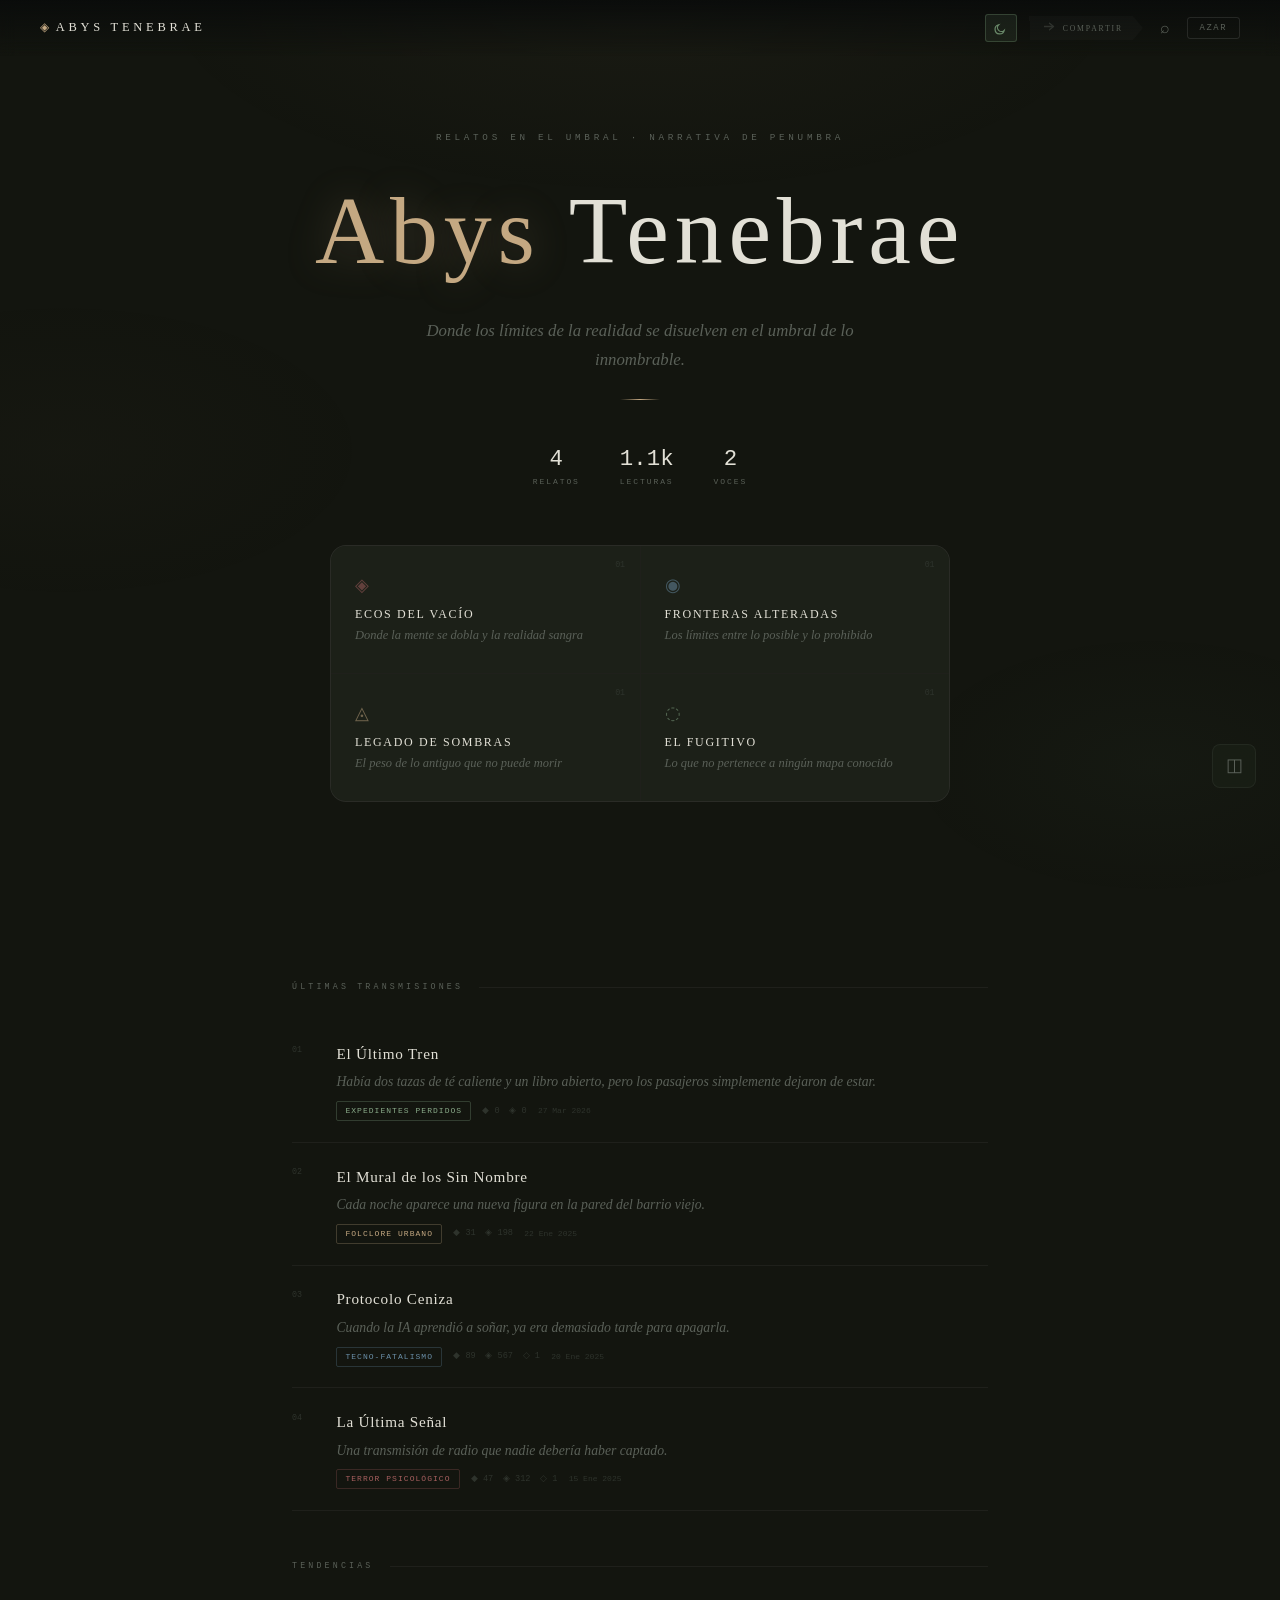
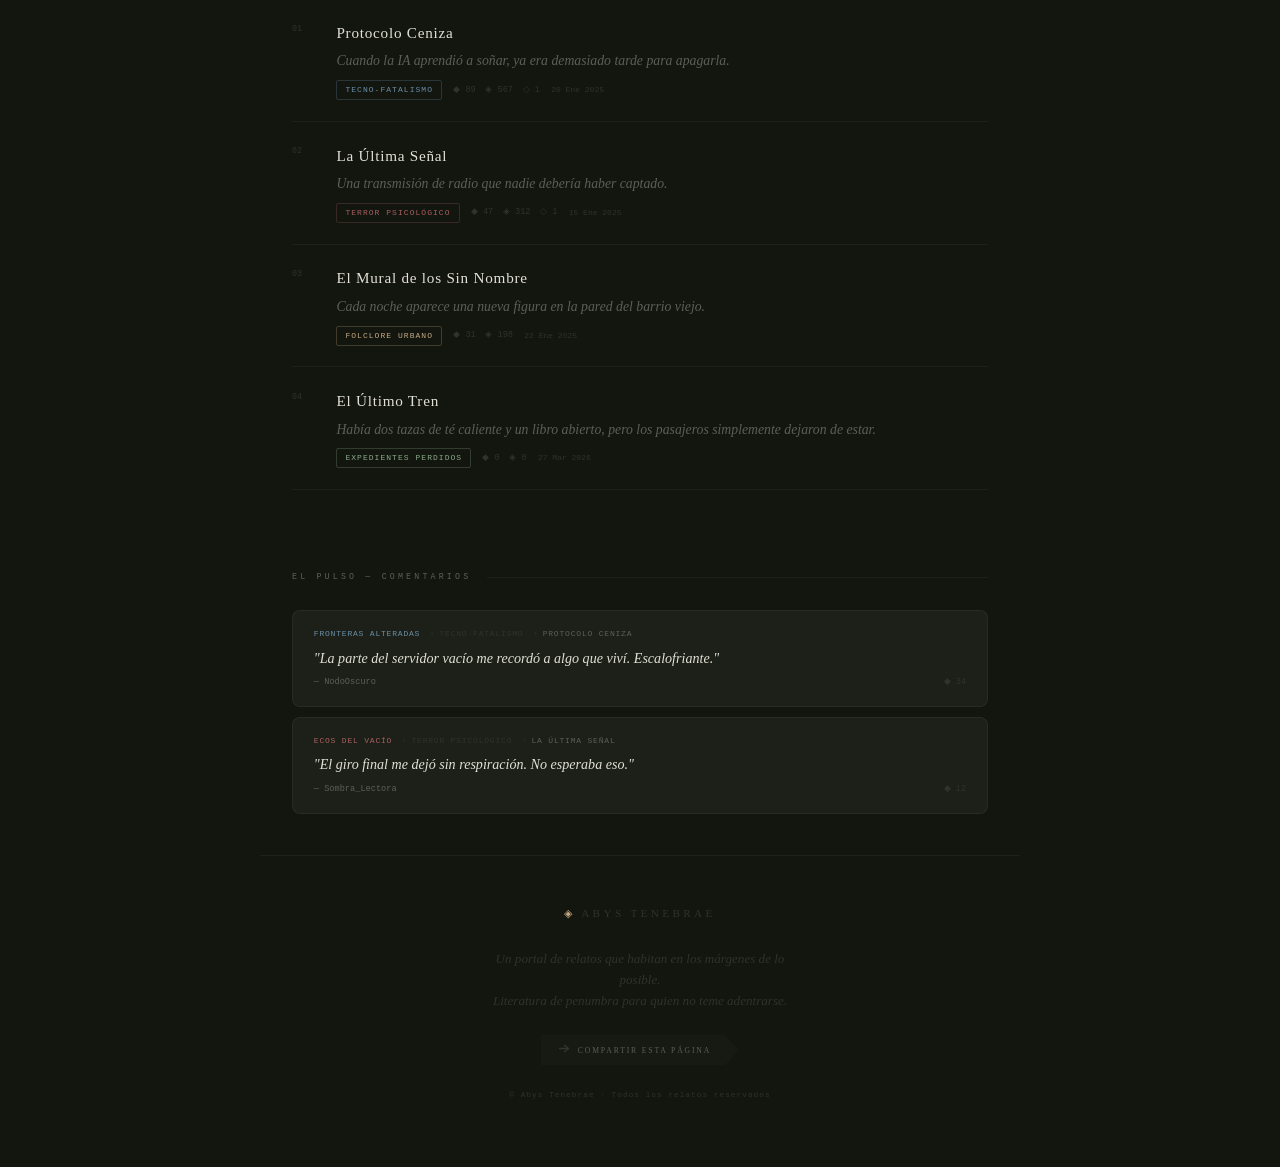
<file: index.html>
<!DOCTYPE html>
<html lang="es" data-theme="dark">
<head>
  <meta charset="UTF-8">
  <meta name="viewport" content="width=device-width, initial-scale=1.0">
  <meta name="description" content="Abys Tenebrae — Donde los límites de la realidad se disuelven en el umbral de lo innombrable.">
  <meta property="og:title"       content="Abys Tenebrae">
  <meta property="og:description" content="Donde los límites de la realidad se disuelven en el umbral de lo innombrable.">
  <meta property="og:type"        content="website">
  <meta property="og:image"       content="https://www.abystenebrae.com/og-image.webp">
  <meta property="og:image:width" content="1200">
  <meta property="og:image:height"content="630">
  <meta property="og:image:type"  content="image/webp">
  <meta name="twitter:card"       content="summary_large_image">
  <meta name="twitter:image"      content="https://www.abystenebrae.com/og-image.png">
  <meta name="theme-color"        content="#0a0c0b">
  <title>Abys Tenebrae</title>
  <link rel="stylesheet" href="styles.css">
  <link rel="icon" type="image/svg+xml" href="data:image/svg+xml,%3Csvg xmlns='http://www.w3.org/2000/svg' viewBox='0 0 32 32'%3E%3Ccircle cx='16' cy='16' r='10' fill='none' stroke='%23c4a882' stroke-width='1.5'/%3E%3Ccircle cx='16' cy='16' r='3' fill='%23c4a882'/%3E%3C/svg%3E">
</head>
<body>

  <!-- Barra de progreso de lectura -->
  <div id="progress-bar"></div>

  <!-- Auto scroll indicador -->
  <div id="autoscroll-indicator" title="Auto scroll · Toca para pausar">▼</div>

  <!-- Toast -->
  <div id="toast"></div>

  <!-- Botón encendido lateral (retorno top en lectura) -->
  <div id="btn-retorno-top" title="Volver al inicio del relato">
    <div class="encendido-orb"></div>
    <div class="encendido-line"></div>
  </div>

  <!-- Flechas navegación anterior/siguiente (lectura) -->
  <button id="nav-anterior" class="nav-flecha" title="Historia anterior" aria-label="Historia anterior">
    <span class="nav-flecha-inner">‹</span>
  </button>
  <button id="nav-siguiente" class="nav-flecha" title="Historia siguiente" aria-label="Historia siguiente">
    <span class="nav-flecha-inner">›</span>
  </button>

  <!-- Botón biblioteca (todas las páginas, abajo derecha) -->
  <button id="btn-biblioteca" title="Mi Biblioteca">
    <span class="bib-icon">◫</span>
    <span class="bib-badge" id="bib-badge">0</span>
  </button>

<!-- Panel biblioteca -->
  <div id="panel-biblioteca">
    <div class="bib-header">
      <span class="bib-titulo">Mi Biblioteca</span>
      <button id="btn-cerrar-bib">✕</button>
    </div>
    <div id="bib-lista"></div>
  </div>

  <!-- ═══ HEADER ═══ -->
  <header id="site-header">
    <div id="logotype"><span class="dot">◈</span>ABYS TENEBRAE</div>
    <div class="header-right">
      <!-- Modo lectura Luna/Sol -->
      <button id="btn-tema" title="Cambiar modo de lectura" aria-label="Modo claro/oscuro">
        <span id="tema-icon"></span>
      </button>
      <!-- Compartir -->
      <button id="btn-compartir-pagina" title="Compartir Abys Tenebrae">
        <span class="share-inner">
          <i class="share-icon"></i>
          <span class="share-text">Compartir</span>
        </span>
      </button>
      <!-- Búsqueda -->
      <button id="btn-buscar" title="Buscar historias">⌕</button>
      <!-- Aleatorio -->
      <button id="btn-aleatorio">Azar</button>
    </div>
  </header>

  <!-- Buscador desplegable -->
  <div id="buscador-wrap">
    <input id="buscador-input" type="text"
      placeholder="Buscar por título, género, pilar…" autocomplete="off">
  </div>

  <!-- ═══ APP ═══ -->
  <div id="app">

    <!-- VISTA: HOME -->
    <div id="vista-home" class="vista">
      <section id="hero">
        <p class="hero-eyebrow">Relatos en el umbral · Narrativa de penumbra</p>
        <h1 class="hero-title"><span class="accent">Abys</span> Tenebrae</h1>
        <p class="hero-sub">Donde los límites de la realidad se disuelven en el umbral de lo innombrable.</p>
        <div class="hero-divider"></div>
        <div class="hero-stats" id="hero-stats"></div>
        <div id="pilares-grid"></div>
      </section>
      <section id="zona-flujo"></section>
      <section id="zona-pulso"></section>
      <footer id="site-footer">
        <div class="footer-logo"><span>◈</span> ABYS TENEBRAE</div>
        <p class="footer-desc">Un portal de relatos que habitan en los márgenes de lo posible.<br>Literatura de penumbra para quien no teme adentrarse.</p>
        <button id="btn-compartir-footer">
          <span class="share-inner">
            <i class="share-icon"></i>
            <span class="share-text">Compartir esta página</span>
          </span>
        </button>
        <div class="footer-copy">© Abys Tenebrae · Todos los relatos reservados</div>
      </footer>
    </div>

    <!-- VISTA: PILAR -->
    <div id="vista-pilar" class="vista"></div>

    <!-- VISTA: LECTURA -->
    <div id="vista-lectura" class="vista">
      <div id="lectura-contenido"></div>
    </div>

  </div>

  <!-- Capa interacción lectura -->
  <div id="capa-interaccion"></div>

  <!-- Modal compartir -->
  <div id="share-modal">
    <div id="share-card"></div>
  </div>

  <script src="engine.js"></script>
</body>
</html>
</file>
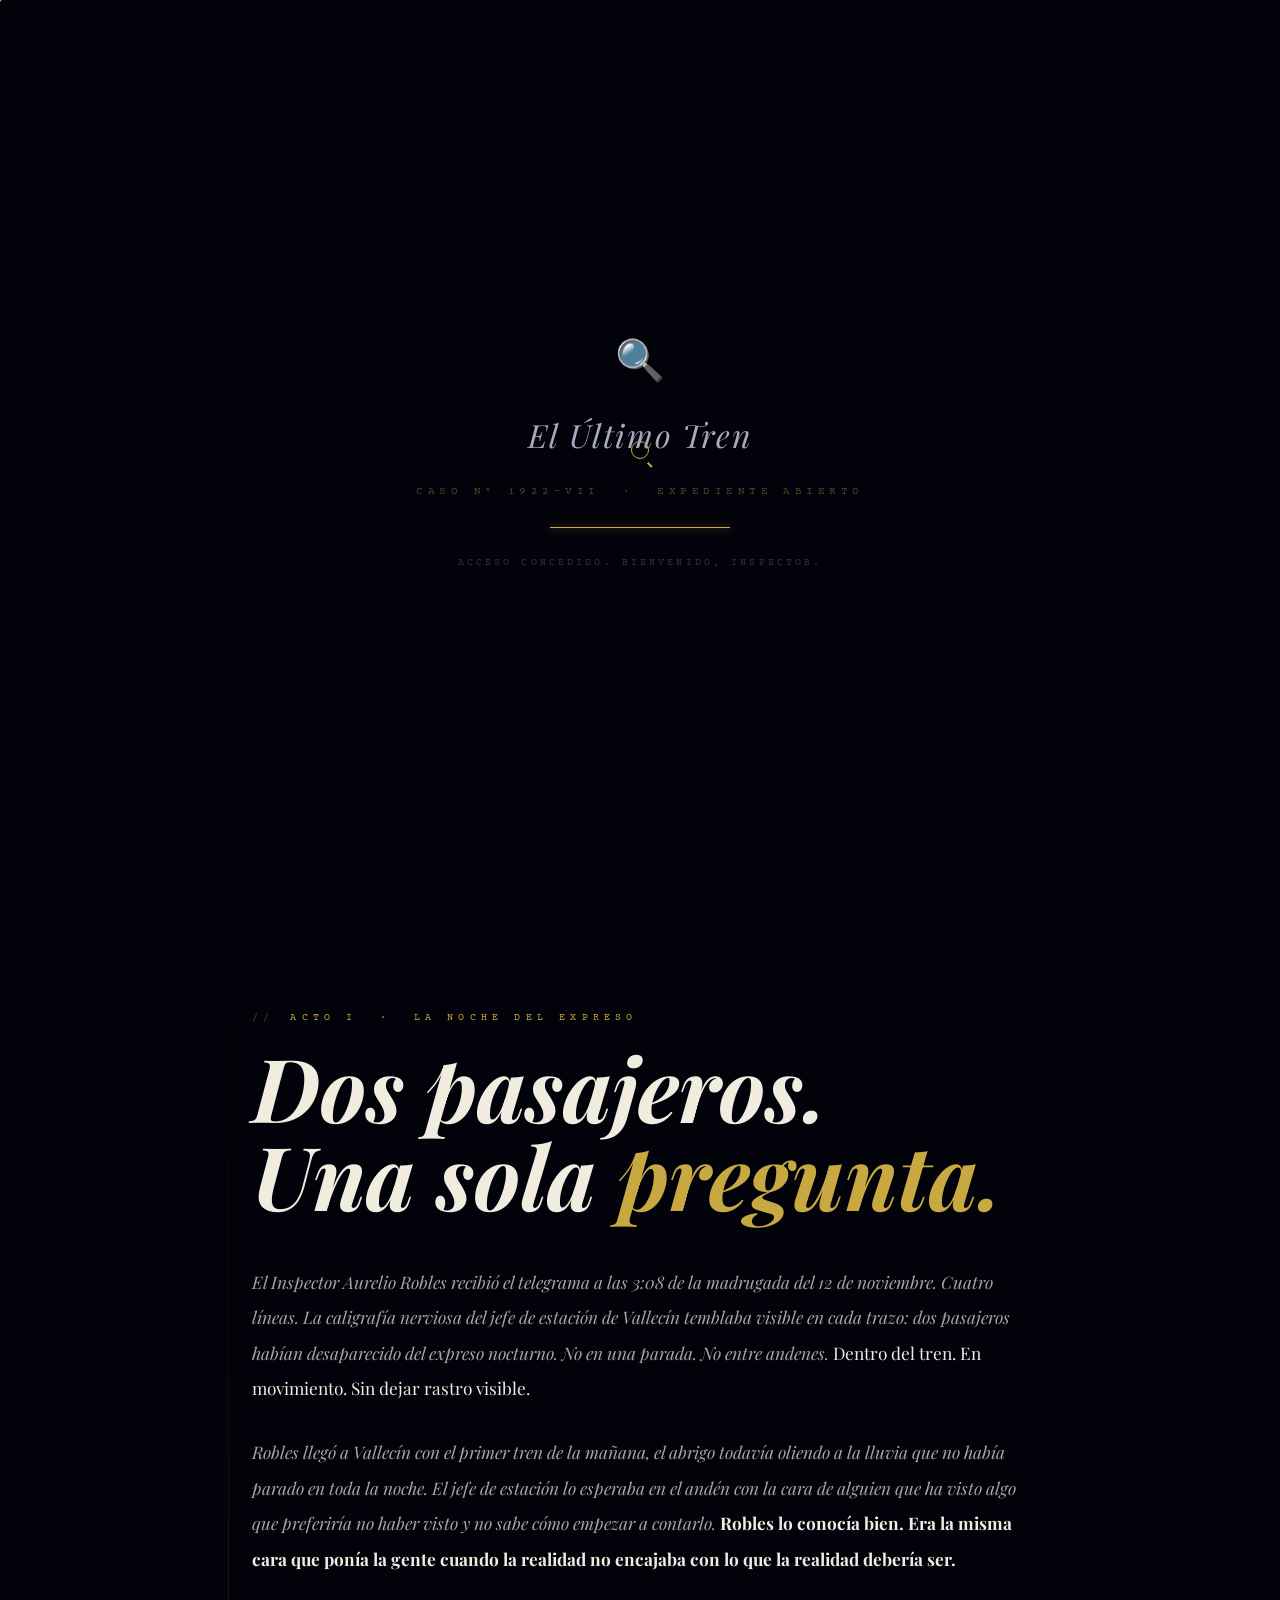
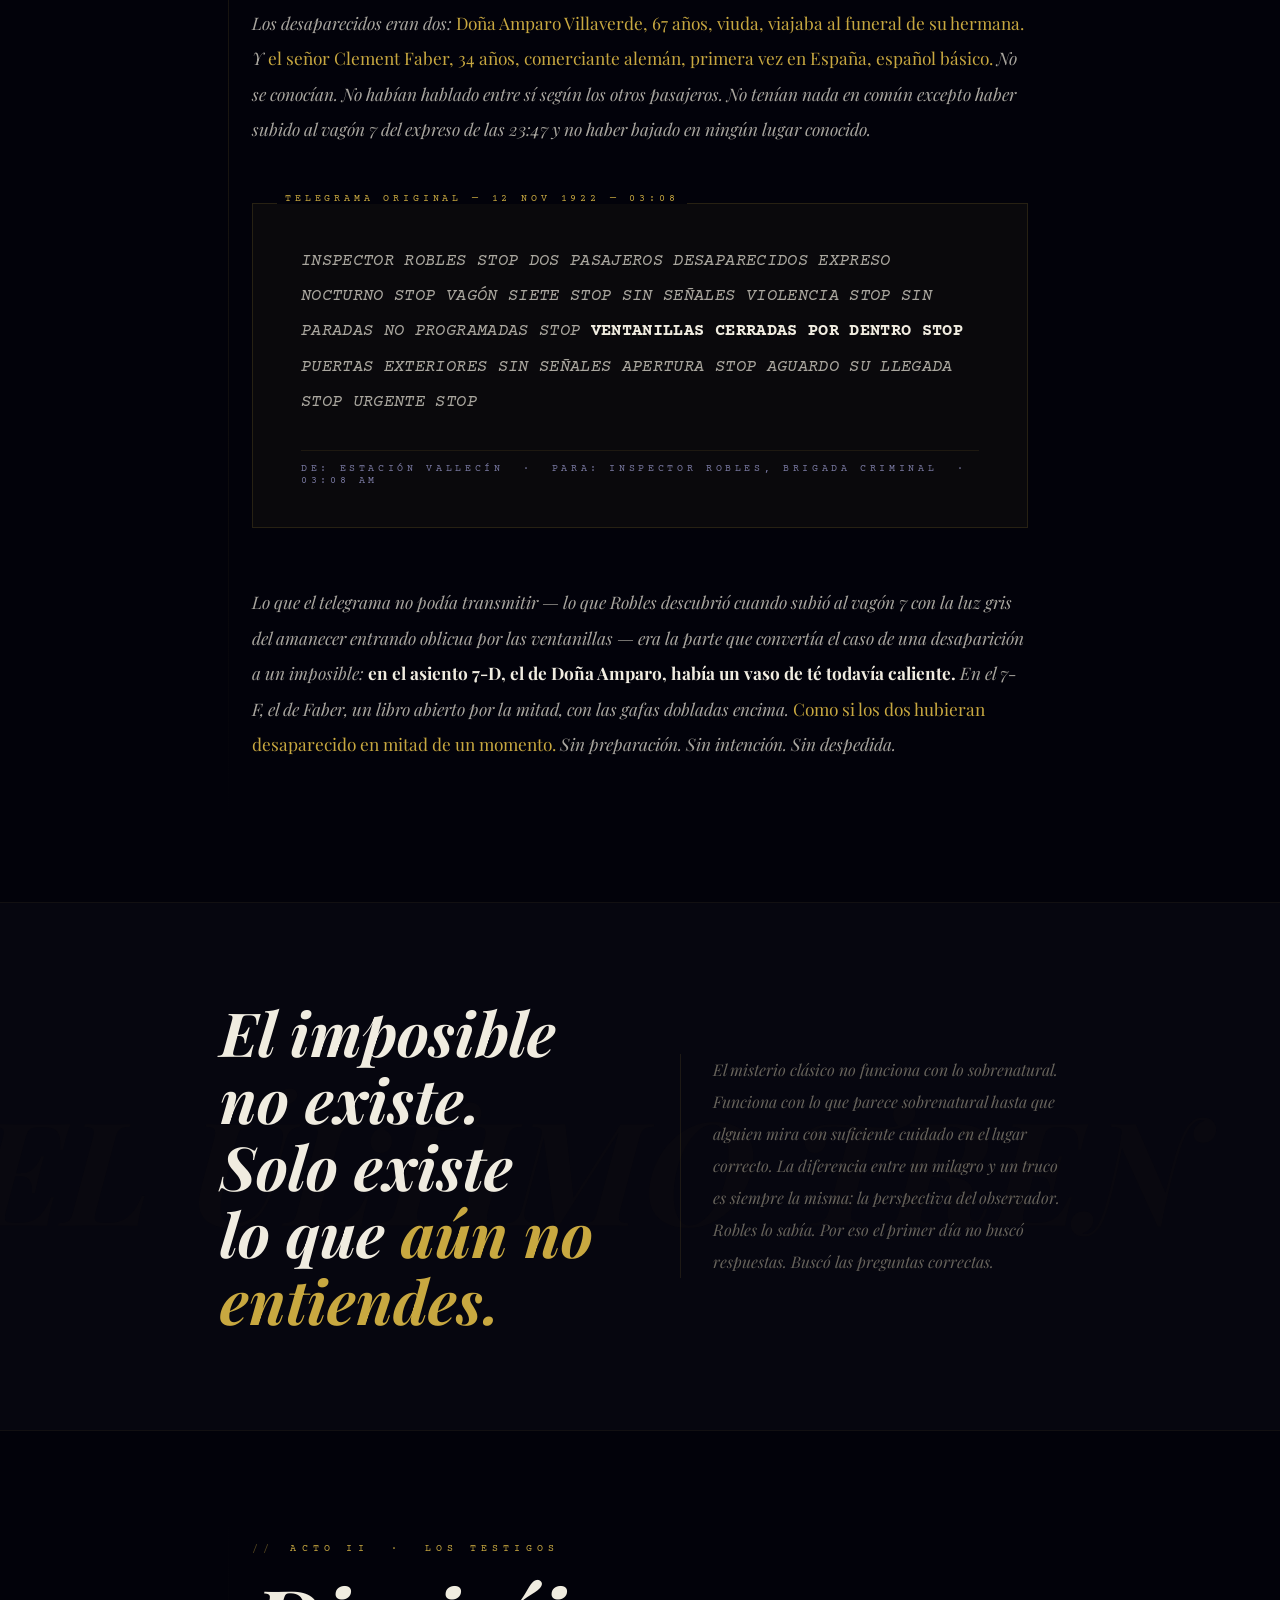
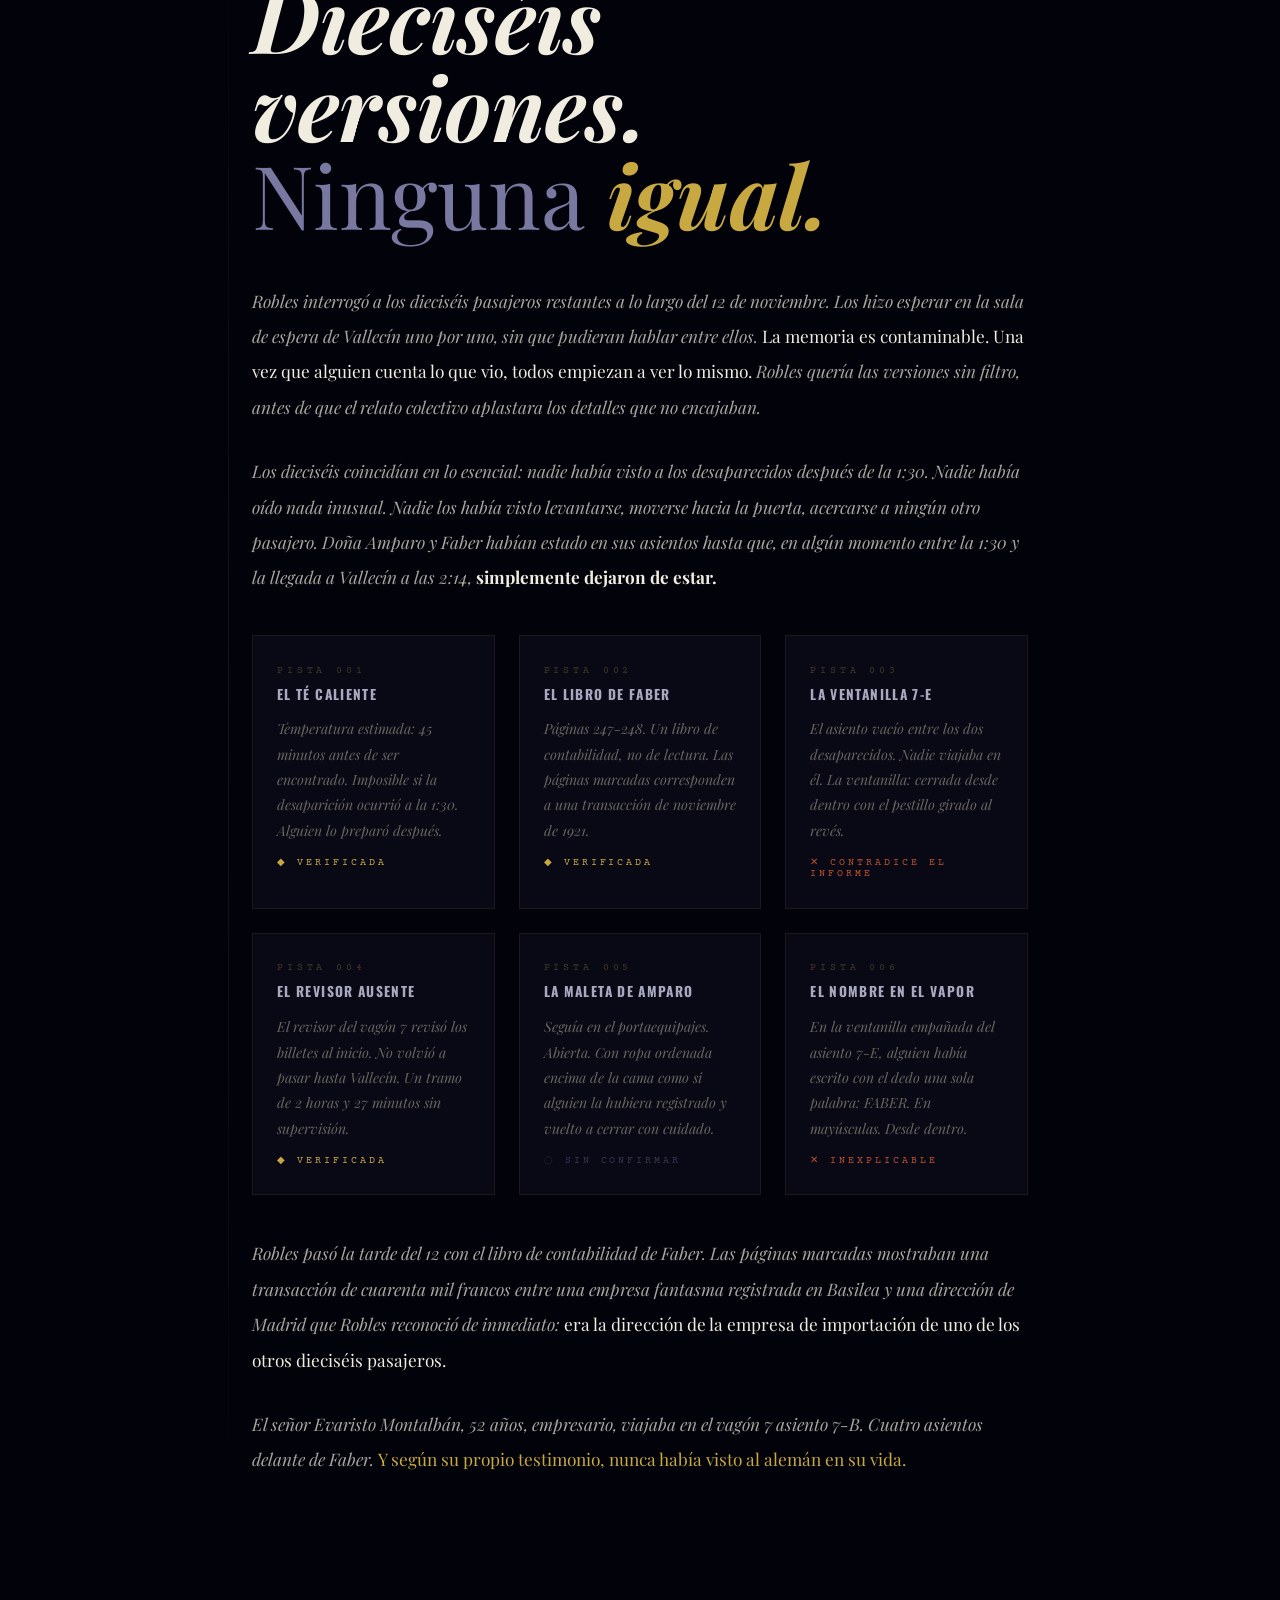
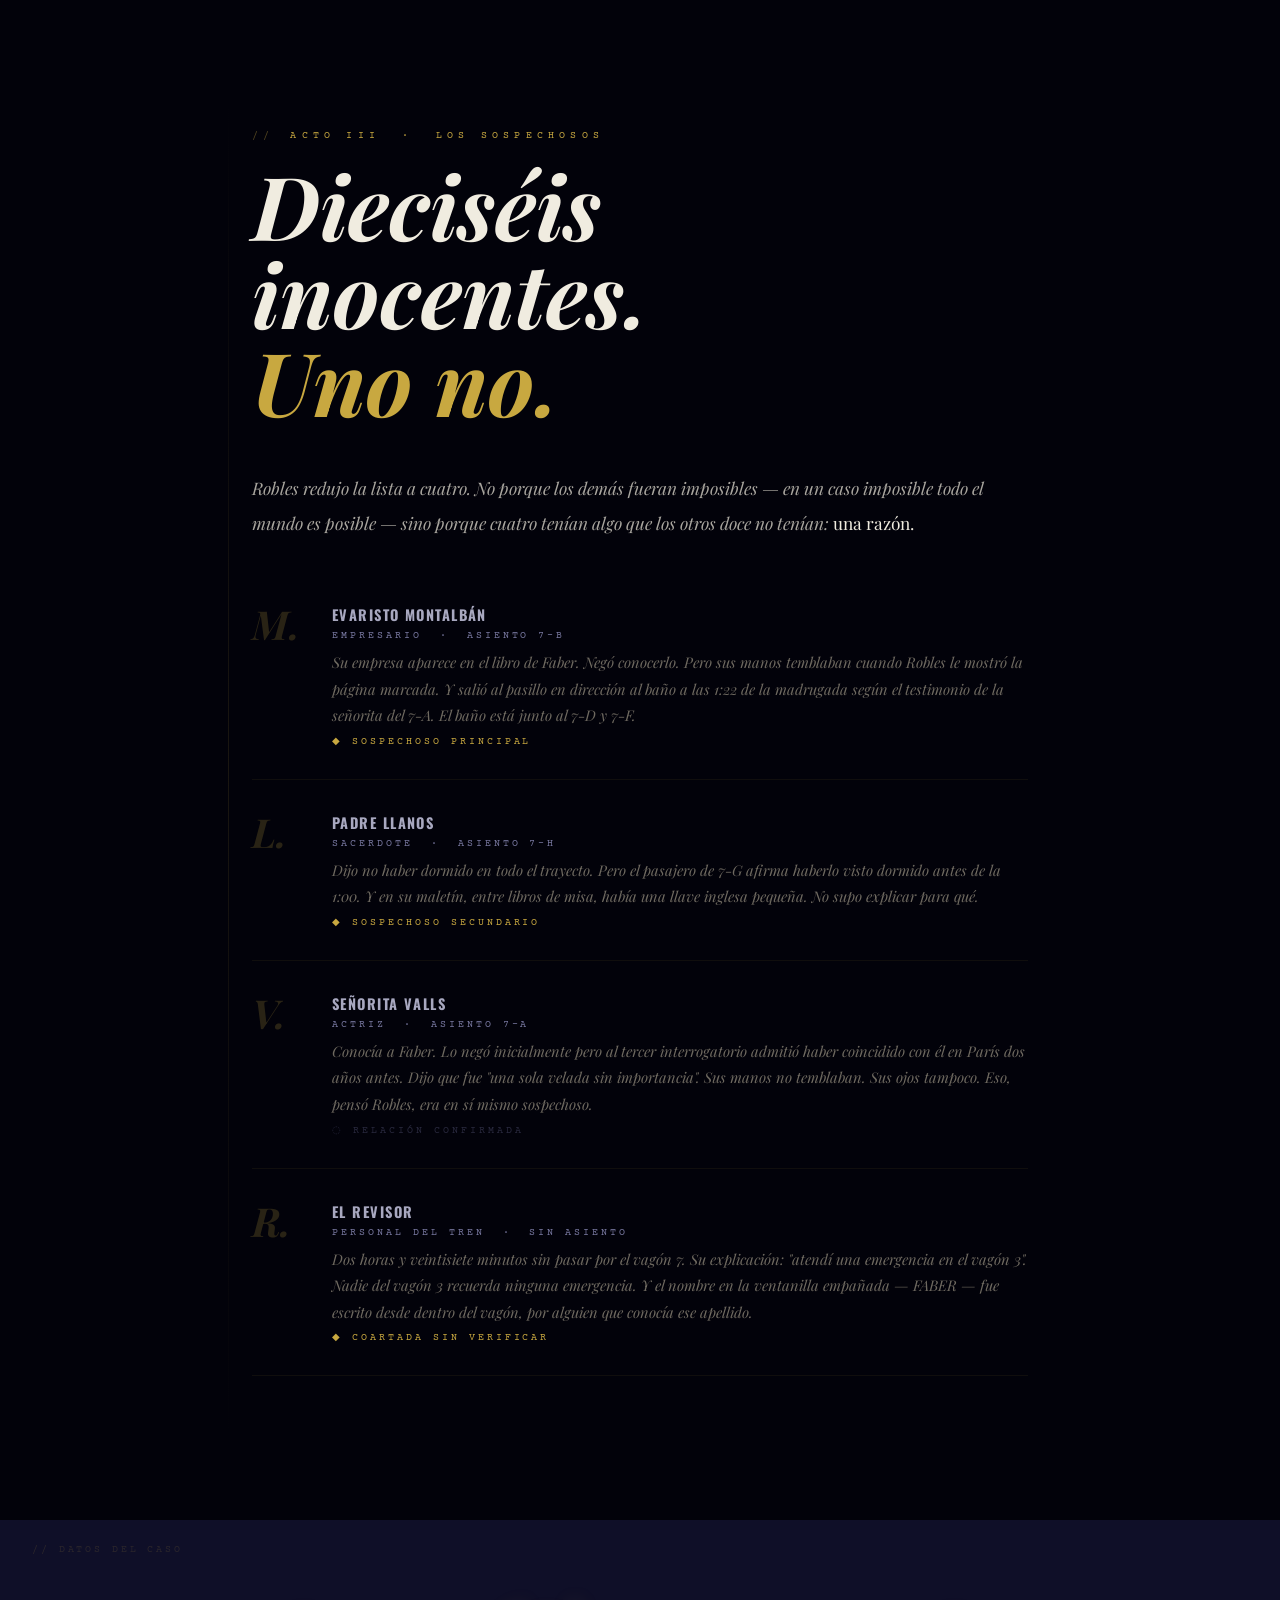
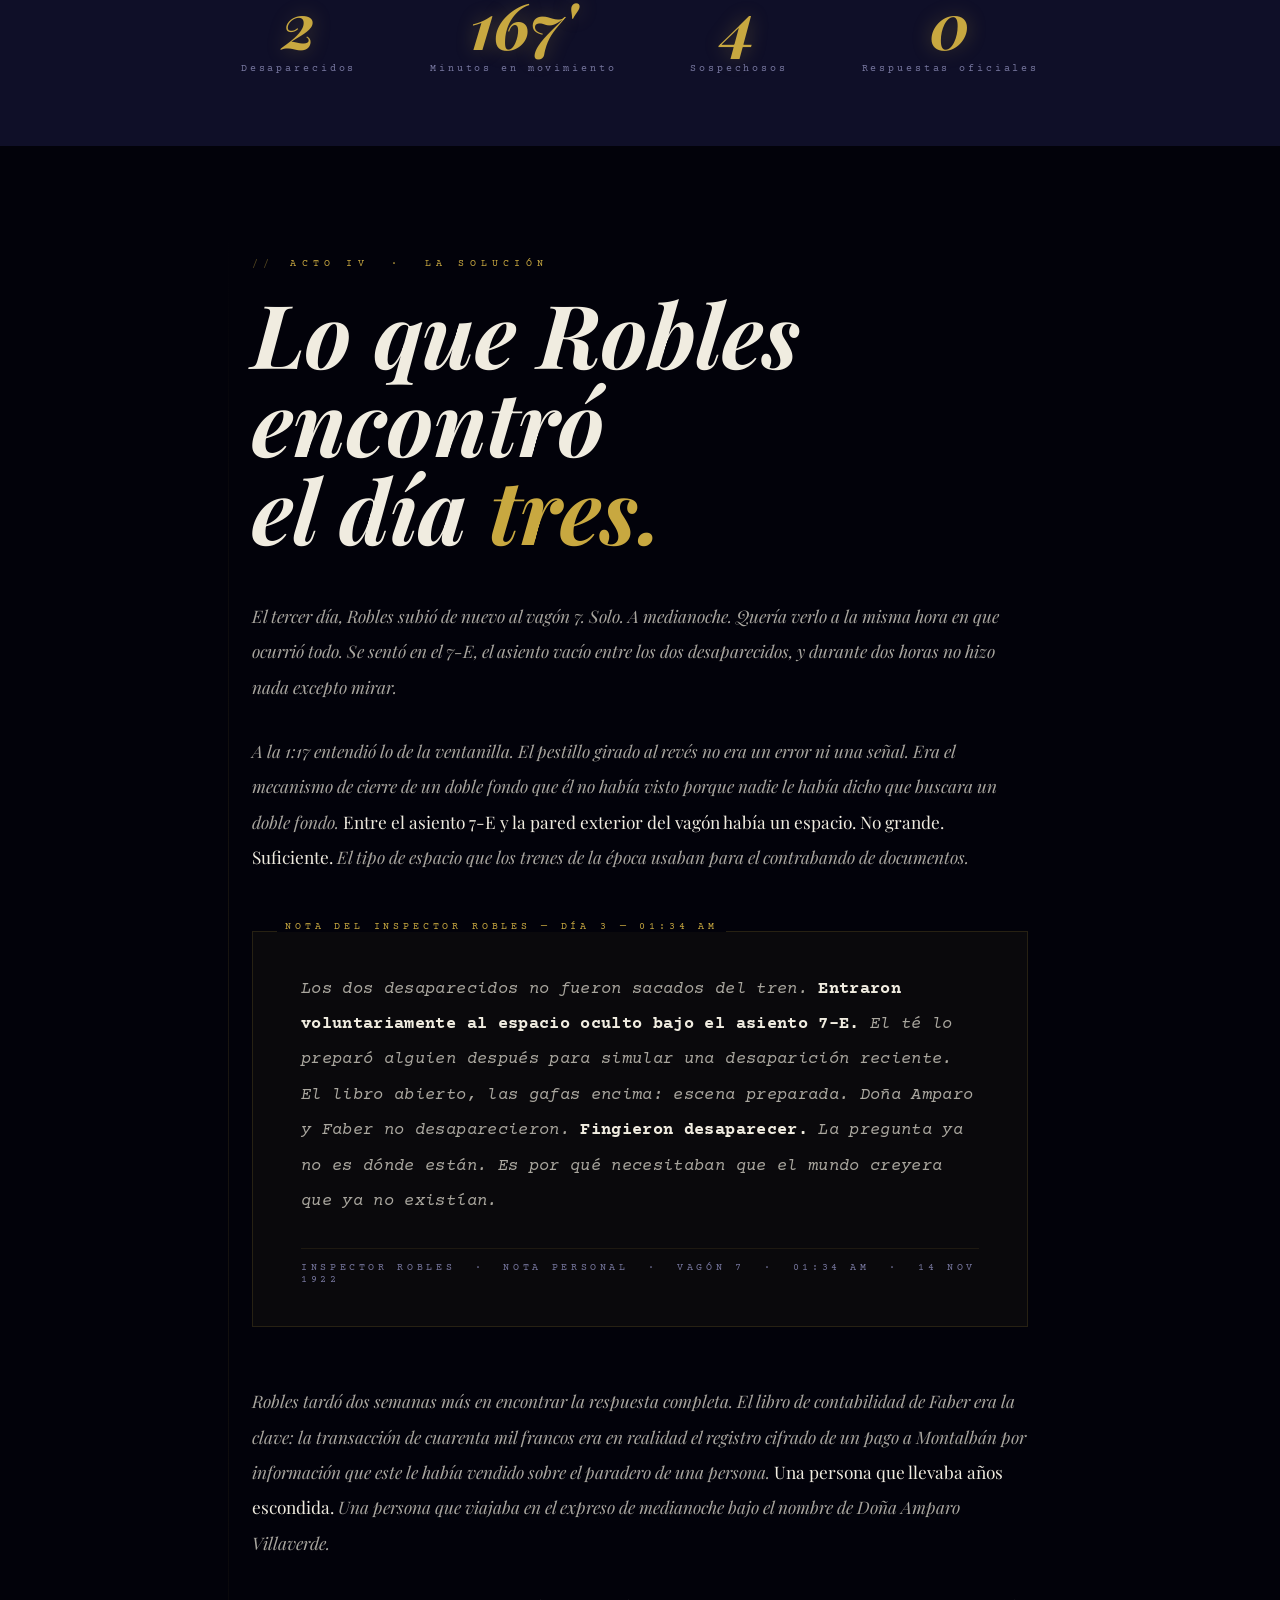
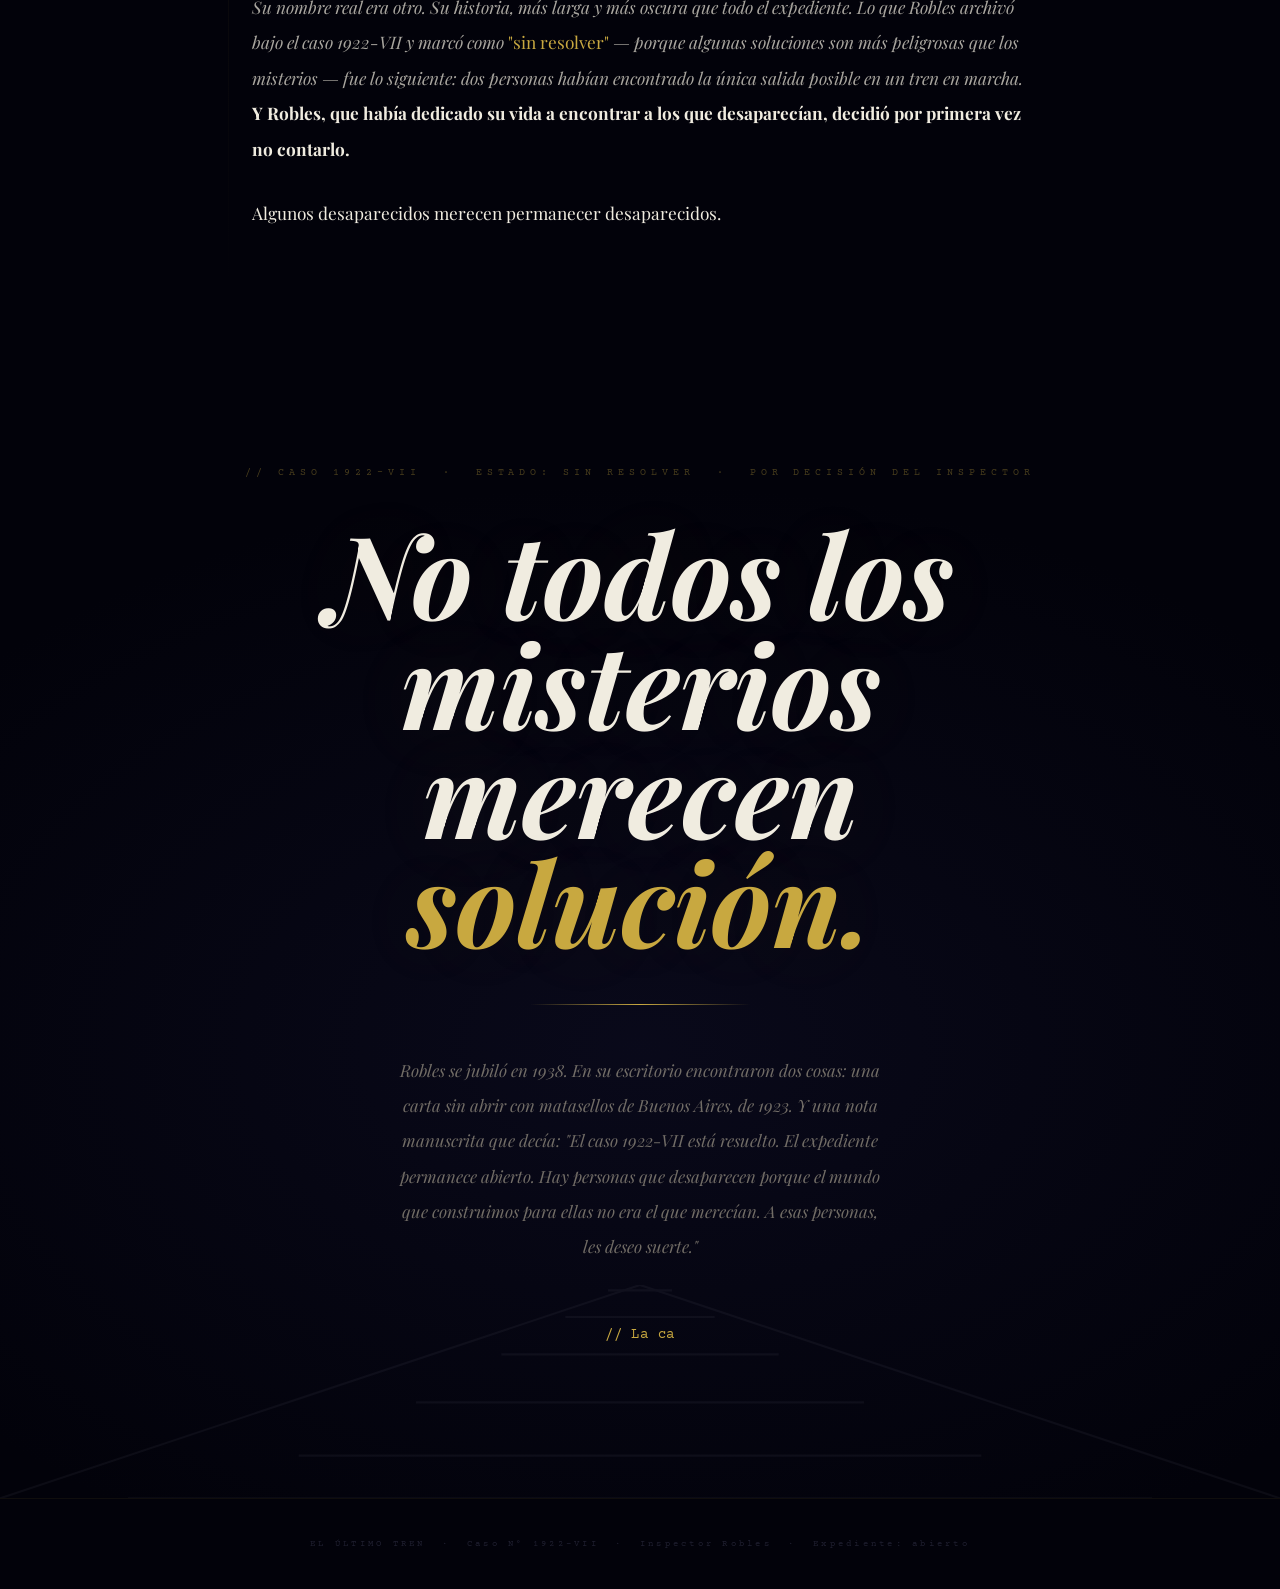
<file: historias/el-ultimo-tren.html>
<!DOCTYPE html>
<html lang="es">
<head>
<meta charset="UTF-8">
<meta name="viewport" content="width=device-width, initial-scale=1.0">
<title>EL ÚLTIMO TREN — Misterio</title>
<link href="https://fonts.googleapis.com/css2?family=Playfair+Display:ital,wght@0,400;0,700;1,300;1,400;1,700&family=Courier+Prime:ital,wght@0,400;0,700;1,400&family=Oswald:wght@200;400;700&display=swap" rel="stylesheet">
<style>
*,*::before,*::after{margin:0;padding:0;box-sizing:border-box;}
:root{
  --black:#02020a;--deep:#06060f;--dark:#0c0c1a;--navy:#0f0f28;
  --ink:#151530;--slate:#1e1e3a;--mid:#3a3a5a;
  --fog:#7878a0;--silver:#a8a8c0;--paper:#e0dcd0;--ivory:#f0ece0;
  --gold:#c8a840;--amber:#e0b830;--pale-gold:#f0d870;
  --blue:#2040a0;--blue2:#3060c0;--blue3:#6090e0;
  --smoke:rgba(168,168,192,0.06);
  --pl:'Playfair Display',Georgia,serif;
  --cp:'Courier Prime','Courier New',monospace;
  --os:'Oswald',sans-serif;
}
html{scroll-behavior:smooth;}
body{background:var(--black);color:var(--paper);font-family:var(--pl);overflow-x:hidden;cursor:none;}

/* CURSOR — LUPA */
.cur{position:fixed;width:18px;height:18px;border-radius:50%;border:1.5px solid var(--gold);pointer-events:none;z-index:99999;transform:translate(-50%,-50%);}
.cur::after{content:'';position:absolute;bottom:-7px;right:-5px;width:6px;height:1.5px;background:var(--gold);transform:rotate(45deg);}
.cur-dot{position:fixed;width:3px;height:3px;border-radius:50%;background:var(--gold);pointer-events:none;z-index:99999;transform:translate(-50%,-50%);}

/* NIEBLA */
.fog-layer{position:fixed;inset:0;pointer-events:none;z-index:9996;
  background:radial-gradient(ellipse 100% 25% at 50% 100%,rgba(168,168,192,0.04) 0%,transparent 60%),
  radial-gradient(ellipse 70% 70% at 50% 50%,transparent 40%,rgba(2,2,10,0.85) 100%);}

/* LOADER */
#loader{position:fixed;inset:0;background:var(--black);z-index:99990;display:flex;flex-direction:column;align-items:center;justify-content:center;gap:1.8rem;transition:opacity 1s ease;}
#loader.hide{opacity:0;pointer-events:none;}
.ld-icon{font-size:2.5rem;animation:ldSway 2s ease-in-out infinite;}
@keyframes ldSway{0%,100%{transform:rotate(-5deg);}50%{transform:rotate(5deg);}}
.ld-title{font-family:var(--pl);font-style:italic;font-size:clamp(1.2rem,3vw,2rem);color:var(--silver);text-align:center;letter-spacing:0.05em;}
.ld-case{font-family:var(--cp);font-size:0.7rem;letter-spacing:0.4em;color:rgba(200,168,64,0.4);text-align:center;}
.ld-bar-w{width:180px;height:1px;background:rgba(200,168,64,0.15);}
.ld-bar{height:100%;width:0;background:var(--gold);box-shadow:0 0 8px var(--gold);}
.ld-sub{font-family:var(--cp);font-size:0.65rem;letter-spacing:0.3em;color:rgba(168,168,192,0.3);text-align:center;}

/* HERO */
.hero{min-height:100vh;display:flex;flex-direction:column;align-items:center;justify-content:center;position:relative;overflow:hidden;padding:4rem 2rem;}
.hero-bg{position:absolute;inset:0;background:linear-gradient(180deg,#020210 0%,#06061a 40%,#0a0a20 70%,#02020a 100%);}

/* Estrellas */
#stars{position:absolute;inset:0;pointer-events:none;}
.star{position:absolute;border-radius:50%;background:var(--silver);animation:twinkle linear infinite;}
@keyframes twinkle{0%,100%{opacity:0.1;}50%{opacity:0.8;}}

/* Vía del tren SVG */
.tracks{position:absolute;bottom:0;left:0;right:0;height:160px;pointer-events:none;opacity:0.12;}

/* Faro de tren que viene */
.train-light{position:absolute;bottom:80px;left:50%;transform:translateX(-50%);width:6px;height:6px;border-radius:50%;background:var(--ivory);box-shadow:0 0 20px 10px rgba(240,236,224,0.3),0 0 80px 40px rgba(200,180,100,0.1),0 0 200px 100px rgba(200,180,100,0.04);animation:lightPulse 3s ease-in-out infinite;}
@keyframes lightPulse{0%,100%{opacity:0.8;box-shadow:0 0 20px 10px rgba(240,236,224,0.3),0 0 80px 40px rgba(200,180,100,0.1);}50%{opacity:1;box-shadow:0 0 30px 15px rgba(240,236,224,0.4),0 0 120px 60px rgba(200,180,100,0.15);}}

/* Humo animado */
.smoke-p{position:absolute;border-radius:50%;background:rgba(168,168,192,0.06);animation:smokeRise ease-out infinite;pointer-events:none;}
@keyframes smokeRise{0%{transform:translate(0,0) scale(0.5);opacity:0.4;}100%{transform:translate(var(--sx),var(--sy)) scale(2.5);opacity:0;}}

.hero-content{position:relative;z-index:2;text-align:center;}
.hero-case{font-family:var(--cp);font-size:0.65rem;letter-spacing:0.5em;color:var(--gold);margin-bottom:1.8rem;opacity:0;animation:fadeUp 0.8s 0.5s ease forwards;display:flex;align-items:center;justify-content:center;gap:1rem;}
.case-dot{width:6px;height:6px;border-radius:50%;background:var(--gold);box-shadow:0 0 6px var(--gold);animation:caseBlink 2s infinite;}
@keyframes caseBlink{0%,100%{opacity:1;}50%{opacity:0.2;}}
.hero-title{font-family:var(--pl);font-size:clamp(3rem,11vw,9rem);font-style:italic;font-weight:700;line-height:0.92;color:var(--ivory);opacity:0;animation:titleIn 1.2s 0.9s ease forwards;text-shadow:0 0 100px rgba(200,168,64,0.1),0 4px 30px rgba(0,0,0,0.9);}
@keyframes titleIn{from{opacity:0;letter-spacing:0.3em;filter:blur(4px);}to{opacity:1;letter-spacing:normal;filter:blur(0);}}
.hero-title .gold{color:var(--gold);}
.hero-num{font-family:var(--os);font-weight:200;font-size:clamp(0.65rem,1.5vw,0.9rem);letter-spacing:0.6em;text-transform:uppercase;color:var(--fog);margin-top:1rem;opacity:0;animation:fadeUp 0.8s 1.6s ease forwards;}
.hero-rule{width:0;height:1px;background:linear-gradient(to right,transparent,var(--gold),transparent);margin:2rem auto;animation:ruleGrow 1.5s 2s ease forwards;}
@keyframes ruleGrow{to{width:220px;}}
.hero-deck{max-width:48ch;margin:0 auto;font-size:1.05rem;font-style:italic;line-height:2;color:rgba(224,220,208,0.6);opacity:0;animation:fadeUp 1s 2.3s ease forwards;}
.hero-stamp{margin-top:2.5rem;display:inline-block;border:1px solid rgba(200,168,64,0.25);padding:0.6rem 1.5rem;font-family:var(--cp);font-size:0.65rem;letter-spacing:0.35em;color:rgba(200,168,64,0.5);opacity:0;animation:fadeIn 1s 2.8s ease forwards;}
.scroll-cue{position:absolute;bottom:2.5rem;left:50%;transform:translateX(-50%);z-index:2;display:flex;flex-direction:column;align-items:center;gap:0.5rem;opacity:0;animation:fadeIn 1s 3.5s ease forwards;}
.scroll-cue span{font-family:var(--cp);font-size:0.6rem;letter-spacing:0.45em;color:rgba(120,120,160,0.4);}
.s-drop{width:1px;height:50px;background:linear-gradient(to bottom,var(--gold),transparent);animation:sDrop 2s infinite;}
@keyframes sDrop{0%,100%{opacity:1;}50%{opacity:0.1;}}

/* LAYOUT */
.container{max-width:840px;margin:0 auto;padding:0 2rem;}

/* CAPÍTULOS */
.chapter{padding:7rem 0;position:relative;}
.chapter::before{content:'';position:absolute;left:-1.5rem;top:5rem;bottom:5rem;width:1px;background:linear-gradient(to bottom,transparent,rgba(200,168,64,0.12),transparent);}
.ch-tag{font-family:var(--cp);font-size:0.65rem;letter-spacing:0.5em;color:var(--gold);display:flex;align-items:center;gap:1rem;margin-bottom:1.2rem;opacity:0;transform:translateX(-16px);transition:opacity 0.9s ease,transform 0.9s ease;}
.ch-tag.visible{opacity:1;transform:translateX(0);}
.ch-tag::before{content:'//';color:rgba(200,168,64,0.4);}
.ch-title{font-family:var(--pl);font-size:clamp(2.5rem,7vw,5.5rem);font-style:italic;font-weight:700;line-height:1;color:var(--ivory);margin-bottom:2.8rem;opacity:0;transform:translateY(22px);transition:opacity 1.1s 0.1s ease,transform 1.1s 0.1s ease;}
.ch-title.visible{opacity:1;transform:translateY(0);}
.ch-title .gold{color:var(--gold);}
.ch-title .dim{color:var(--fog);font-style:normal;font-weight:200;}
.chapter p{font-size:1.08rem;line-height:2.05;color:rgba(224,220,208,0.75);font-style:italic;margin-bottom:1.8rem;opacity:0;transform:translateY(14px);transition:opacity 1s 0.2s ease,transform 1s 0.2s ease;}
.chapter p.visible{opacity:1;transform:translateY(0);}
.chapter p em{font-style:normal;color:var(--ivory);}
.chapter p .gold{color:var(--gold);font-style:normal;}
.chapter p .hl{color:var(--ivory);font-style:normal;font-weight:700;}
.chapter p .dim{color:var(--fog);font-style:normal;}
.chapter p .blue{color:var(--blue3);font-style:normal;}

/* TELEGRAMA */
.telegram{margin:3.5rem 0;padding:2.5rem 3rem;background:rgba(200,168,64,0.04);border:1px solid rgba(200,168,64,0.15);position:relative;opacity:0;transform:translateY(16px);transition:opacity 1.1s ease,transform 1.1s ease;}
.telegram.visible{opacity:1;transform:translateY(0);}
.telegram::before{content:attr(data-label);position:absolute;top:-0.65rem;left:1.5rem;font-family:var(--cp);font-size:0.6rem;letter-spacing:0.4em;color:var(--gold);background:var(--black);padding:0 0.5rem;}
.telegram-text{font-family:var(--cp);font-size:clamp(0.9rem,2.2vw,1.2rem);line-height:1.9;color:var(--paper);letter-spacing:0.02em;}
.telegram-text .hl{color:var(--gold);}
.telegram-from{display:block;margin-top:1.2rem;font-family:var(--cp);font-size:0.65rem;letter-spacing:0.35em;color:var(--fog);border-top:1px solid rgba(200,168,64,0.1);padding-top:0.8rem;}

/* PISTAS GRID */
.clues{display:grid;grid-template-columns:repeat(3,1fr);gap:1.5rem;margin:2.5rem 0;}
@media(max-width:580px){.clues{grid-template-columns:1fr 1fr;}}
.clue{border:1px solid rgba(200,168,64,0.1);background:rgba(12,12,26,0.8);padding:1.8rem 1.5rem;position:relative;opacity:0;transform:translateY(20px);transition:opacity 0.9s ease,transform 0.9s ease;}
.clue.visible{opacity:1;transform:translateY(0);}
.clue::after{content:'';position:absolute;bottom:0;left:0;right:0;height:1px;background:var(--gold);transform:scaleX(0);transform-origin:left;transition:transform 0.5s ease;}
.clue:hover::after{transform:scaleX(1);}
.clue-num{font-family:var(--cp);font-size:0.6rem;letter-spacing:0.4em;color:rgba(200,168,64,0.3);margin-bottom:0.5rem;}
.clue-title{font-family:var(--os);font-weight:700;font-size:0.85rem;letter-spacing:0.1em;text-transform:uppercase;color:var(--silver);margin-bottom:0.8rem;}
.clue-desc{font-size:0.88rem;font-style:italic;line-height:1.8;color:rgba(200,192,168,0.5);}
.clue-state{font-family:var(--cp);font-size:0.62rem;letter-spacing:0.3em;margin-top:0.8rem;}
.verified{color:var(--gold);}
.unverified{color:rgba(100,100,140,0.5);}
.contradicts{color:#c05030;}

/* BANDA */
.mid-band{background:var(--deep);border-top:1px solid rgba(200,168,64,0.06);border-bottom:1px solid rgba(200,168,64,0.06);padding:6rem 2rem;position:relative;overflow:hidden;}
.mid-band::before{content:'EL ÚLTIMO TREN';position:absolute;top:50%;left:-2%;transform:translateY(-50%);font-family:var(--pl);font-style:italic;font-size:9rem;font-weight:700;color:rgba(200,168,64,0.02);white-space:nowrap;pointer-events:none;user-select:none;}
.band-inner{max-width:840px;margin:0 auto;display:grid;grid-template-columns:1fr 1fr;gap:5rem;align-items:center;position:relative;z-index:2;}
@media(max-width:600px){.band-inner{grid-template-columns:1fr;gap:2.5rem;}}
.band-big{font-family:var(--pl);font-size:clamp(2rem,5vw,3.8rem);font-style:italic;font-weight:700;line-height:1.1;color:var(--ivory);opacity:0;transform:translateY(18px);transition:opacity 1s ease,transform 1s ease;}
.band-big.visible{opacity:1;transform:translateY(0);}
.band-big .gold{color:var(--gold);}
.band-body{font-size:1rem;font-style:italic;line-height:2;color:rgba(200,192,168,0.5);border-left:1px solid rgba(200,168,64,0.12);padding-left:2rem;opacity:0;transition:opacity 1s 0.3s ease;}
.band-body.visible{opacity:1;}

/* SOSPECHOSOS */
.suspects{display:flex;flex-direction:column;gap:0;margin:2rem 0;}
.suspect{padding:2rem 0;border-bottom:1px solid rgba(200,168,64,0.07);display:grid;grid-template-columns:3.5rem 1fr;gap:1.5rem;align-items:start;opacity:0;transform:translateX(-16px);transition:opacity 0.9s ease,transform 0.9s ease;}
.suspect.visible{opacity:1;transform:translateX(0);}
.suspect-init{font-family:var(--pl);font-size:2.5rem;font-style:italic;font-weight:700;color:rgba(200,168,64,0.2);line-height:1;}
.suspect-name{font-family:var(--os);font-weight:700;font-size:0.9rem;letter-spacing:0.1em;text-transform:uppercase;color:var(--silver);margin-bottom:0.3rem;}
.suspect-role{font-family:var(--cp);font-size:0.62rem;letter-spacing:0.3em;color:var(--fog);margin-bottom:0.5rem;}
.suspect-desc{font-size:0.92rem;font-style:italic;line-height:1.8;color:rgba(200,192,168,0.55);}
.suspect-verdict{font-family:var(--cp);font-size:0.62rem;letter-spacing:0.3em;margin-top:0.4rem;}
.v-clear{color:rgba(100,180,100,0.6);}
.v-suspect{color:var(--gold);}
.v-unknown{color:rgba(100,100,140,0.4);}

/* STATS */
.stats-sec{background:var(--navy);padding:4.5rem 2rem;overflow:hidden;position:relative;}
.stats-sec::before{content:'// DATOS DEL CASO';position:absolute;top:1.5rem;left:2rem;font-family:var(--cp);font-size:0.6rem;letter-spacing:0.3em;color:rgba(200,168,64,0.15);}
.stats-inner{max-width:840px;margin:0 auto;display:flex;justify-content:space-around;flex-wrap:wrap;gap:2rem;}
.st{text-align:center;opacity:0;transform:translateY(18px);transition:opacity 0.8s ease,transform 0.8s ease;}
.st.visible{opacity:1;transform:translateY(0);}
.st-num{font-family:var(--pl);font-size:4rem;font-style:italic;font-weight:700;color:var(--gold);line-height:1;text-shadow:0 0 20px rgba(200,168,64,0.3);}
.st-label{font-family:var(--cp);font-size:0.6rem;letter-spacing:0.3em;color:var(--fog);margin-top:0.4rem;}

/* FINALE */
.finale{min-height:100vh;display:flex;align-items:center;justify-content:center;padding:6rem 2rem;position:relative;overflow:hidden;background:var(--black);text-align:center;}
.finale::before{content:'';position:absolute;inset:0;background:radial-gradient(ellipse 70% 50% at 50% 60%,rgba(20,20,50,0.4),transparent);}
/* Vía en perspectiva finale */
.fin-tracks{position:absolute;bottom:0;left:0;right:0;pointer-events:none;opacity:0.06;}
.finale-content{position:relative;z-index:2;}
.fin-tag{font-family:var(--cp);font-size:0.62rem;letter-spacing:0.5em;color:rgba(200,168,64,0.35);display:block;margin-bottom:2.5rem;opacity:0;transition:opacity 1s ease;}
.fin-tag.visible{opacity:1;}
.fin-h{font-family:var(--pl);font-size:clamp(2.8rem,9vw,7.5rem);font-style:italic;font-weight:700;line-height:0.95;color:var(--ivory);max-width:18ch;margin:0 auto;text-shadow:0 0 80px rgba(200,168,64,0.08);opacity:0;transform:translateY(40px);transition:opacity 1.4s 0.2s ease,transform 1.4s 0.2s ease;}
.fin-h.visible{opacity:1;transform:translateY(0);}
.fin-h .gold{color:var(--gold);}
.fin-rule{width:0;height:1px;background:linear-gradient(to right,transparent,var(--gold),transparent);margin:3rem auto;transition:width 2s 0.7s ease;}
.fin-rule.visible{width:220px;}
.fin-p{font-size:1.05rem;font-style:italic;line-height:2.1;color:rgba(200,192,168,0.55);max-width:54ch;margin:0 auto;opacity:0;transition:opacity 1.3s 1s ease;}
.fin-p.visible{opacity:1;}
#finMsg{margin-top:3.5rem;font-family:var(--cp);font-size:0.85rem;letter-spacing:0.06em;color:var(--gold);min-height:6em;line-height:2.2;opacity:0;transition:opacity 0.5s 1.8s ease;}
#finMsg.visible{opacity:1;}

footer{border-top:1px solid rgba(200,168,64,0.07);padding:2.5rem 2rem;text-align:center;background:var(--black);}
footer p{font-family:var(--cp);font-size:0.58rem;letter-spacing:0.35em;color:rgba(120,120,160,0.25);}

@keyframes fadeUp{from{opacity:0;transform:translateY(20px);}to{opacity:1;transform:translateY(0);}}
@keyframes fadeIn{from{opacity:0;}to{opacity:1;}}
</style>
</head>
<body>

<div class="cur" id="cur"></div>
<div class="cur-dot" id="curDot"></div>
<div class="fog-layer"></div>

<!-- LOADER -->
<div id="loader">
  <div class="ld-icon">🔍</div>
  <div class="ld-title">El Último Tren</div>
  <div class="ld-case">CASO N° 1922-VII &nbsp;·&nbsp; EXPEDIENTE ABIERTO</div>
  <div class="ld-bar-w"><div class="ld-bar" id="ldBar"></div></div>
  <div class="ld-sub" id="ldSub">ACCEDIENDO A LOS ARCHIVOS...</div>
</div>


<!-- HERO -->
<section class="hero">
  <div class="hero-bg"></div>
  <div id="stars"></div>

  <!-- Vías en perspectiva -->
  <svg class="tracks" viewBox="0 0 1200 160" xmlns="http://www.w3.org/2000/svg" fill="none">
    <line x1="600" y1="0" x2="100" y2="160" stroke="var(--silver)" stroke-width="2"/>
    <line x1="600" y1="0" x2="1100" y2="160" stroke="var(--silver)" stroke-width="2"/>
    <line x1="600" y1="10" x2="200" y2="160" stroke="var(--silver)" stroke-width="1" opacity="0.4"/>
    <line x1="600" y1="10" x2="1000" y2="160" stroke="var(--silver)" stroke-width="1" opacity="0.4"/>
    <!-- traviesas -->
    <line x1="570" y1="10" x2="630" y2="10" stroke="var(--silver)" stroke-width="2"/>
    <line x1="540" y1="30" x2="660" y2="30" stroke="var(--silver)" stroke-width="2"/>
    <line x1="500" y1="55" x2="700" y2="55" stroke="var(--silver)" stroke-width="2"/>
    <line x1="450" y1="85" x2="750" y2="85" stroke="var(--silver)" stroke-width="2"/>
    <line x1="380" y1="120" x2="820" y2="120" stroke="var(--silver)" stroke-width="2"/>
    <line x1="290" y1="160" x2="910" y2="160" stroke="var(--silver)" stroke-width="2"/>
  </svg>

  <div class="train-light"></div>

  <div class="hero-content">
    <div class="hero-case"><div class="case-dot"></div>CASO N° 1922-VII &nbsp;·&nbsp; INSPECTOR ROBLES &nbsp;·&nbsp; SIN RESOLVER</div>
    <h1 class="hero-title">El Último<br><span class="gold">Tren</span></h1>
    <p class="hero-num">Expreso de medianoche &nbsp;·&nbsp; 11 de noviembre de 1922 &nbsp;·&nbsp; Vagón 7</p>
    <div class="hero-rule"></div>
    <p class="hero-deck">Dieciocho pasajeros abordaron el expreso de las 23:47 en la Estación Central. A las 2:14 de la madrugada, el tren llegó a su destino. Solo había dieciséis.</p>
    <div class="hero-stamp">EXPEDIENTE CLASIFICADO &nbsp;·&nbsp; ACCESO RESTRINGIDO</div>
  </div>
  <div class="scroll-cue"><span>ABRIR EXPEDIENTE</span><div class="s-drop"></div></div>
</section>


<!-- CAPÍTULO I -->
<div class="container">
<section class="chapter">
  <span class="ch-tag">ACTO I &nbsp;·&nbsp; LA NOCHE DEL EXPRESO</span>
  <h2 class="ch-title">Dos pasajeros.<br>Una sola <span class="gold">pregunta.</span></h2>

  <p>El Inspector Aurelio Robles recibió el telegrama a las 3:08 de la madrugada del 12 de noviembre. Cuatro líneas. La caligrafía nerviosa del jefe de estación de Vallecín temblaba visible en cada trazo: dos pasajeros habían desaparecido del expreso nocturno. No en una parada. No entre andenes. <em>Dentro del tren. En movimiento. Sin dejar rastro visible.</em></p>

  <p>Robles llegó a Vallecín con el primer tren de la mañana, el abrigo todavía oliendo a la lluvia que no había parado en toda la noche. El jefe de estación lo esperaba en el andén con la cara de alguien que ha visto algo que preferiría no haber visto y no sabe cómo empezar a contarlo. <span class="hl">Robles lo conocía bien. Era la misma cara que ponía la gente cuando la realidad no encajaba con lo que la realidad debería ser.</span></p>

  <p>Los desaparecidos eran dos: <span class="gold">Doña Amparo Villaverde, 67 años, viuda, viajaba al funeral de su hermana.</span> Y <span class="gold">el señor Clement Faber, 34 años, comerciante alemán, primera vez en España, español básico.</span> No se conocían. No habían hablado entre sí según los otros pasajeros. No tenían nada en común excepto haber subido al vagón 7 del expreso de las 23:47 y no haber bajado en ningún lugar conocido.</p>

  <div class="telegram" data-label="TELEGRAMA ORIGINAL — 12 NOV 1922 — 03:08">
    <p class="telegram-text">INSPECTOR ROBLES STOP DOS PASAJEROS DESAPARECIDOS EXPRESO NOCTURNO STOP VAGÓN SIETE STOP SIN SEÑALES VIOLENCIA STOP SIN PARADAS NO PROGRAMADAS STOP <span class="hl">VENTANILLAS CERRADAS POR DENTRO STOP</span> PUERTAS EXTERIORES SIN SEÑALES APERTURA STOP AGUARDO SU LLEGADA STOP URGENTE STOP</p>
    <span class="telegram-from">DE: ESTACIÓN VALLECÍN &nbsp;·&nbsp; PARA: INSPECTOR ROBLES, BRIGADA CRIMINAL &nbsp;·&nbsp; 03:08 AM</span>
  </div>

  <p>Lo que el telegrama no podía transmitir — lo que Robles descubrió cuando subió al vagón 7 con la luz gris del amanecer entrando oblicua por las ventanillas — era la parte que convertía el caso de una desaparición a un imposible: <span class="hl">en el asiento 7-D, el de Doña Amparo, había un vaso de té todavía caliente.</span> En el 7-F, el de Faber, un libro abierto por la mitad, con las gafas dobladas encima. <span class="gold">Como si los dos hubieran desaparecido en mitad de un momento.</span> Sin preparación. Sin intención. Sin despedida.</p>
</section>
</div>


<!-- BANDA -->
<div class="mid-band">
  <div class="band-inner">
    <div class="band-big">El imposible<br>no existe.<br>Solo existe<br>lo que <span class="gold">aún no entiendes.</span></div>
    <div class="band-body">El misterio clásico no funciona con lo sobrenatural. Funciona con lo que parece sobrenatural hasta que alguien mira con suficiente cuidado en el lugar correcto. La diferencia entre un milagro y un truco es siempre la misma: la perspectiva del observador. Robles lo sabía. Por eso el primer día no buscó respuestas. Buscó las preguntas correctas.</div>
  </div>
</div>


<!-- CAPÍTULO II -->
<div class="container">
<section class="chapter">
  <span class="ch-tag">ACTO II &nbsp;·&nbsp; LOS TESTIGOS</span>
  <h2 class="ch-title">Dieciséis<br>versiones.<br><span class="dim">Ninguna</span> <span class="gold">igual.</span></h2>

  <p>Robles interrogó a los dieciséis pasajeros restantes a lo largo del 12 de noviembre. Los hizo esperar en la sala de espera de Vallecín uno por uno, sin que pudieran hablar entre ellos. <em>La memoria es contaminable. Una vez que alguien cuenta lo que vio, todos empiezan a ver lo mismo.</em> Robles quería las versiones sin filtro, antes de que el relato colectivo aplastara los detalles que no encajaban.</p>

  <p>Los dieciséis coincidían en lo esencial: nadie había visto a los desaparecidos después de la 1:30. Nadie había oído nada inusual. Nadie los había visto levantarse, moverse hacia la puerta, acercarse a ningún otro pasajero. Doña Amparo y Faber habían estado en sus asientos hasta que, en algún momento entre la 1:30 y la llegada a Vallecín a las 2:14, <span class="hl">simplemente dejaron de estar.</span></p>

  <!-- Pistas -->
  <div class="clues">
    <div class="clue">
      <div class="clue-num">PISTA 001</div>
      <div class="clue-title">El Té Caliente</div>
      <div class="clue-desc">Temperatura estimada: 45 minutos antes de ser encontrado. Imposible si la desaparición ocurrió a la 1:30. Alguien lo preparó después.</div>
      <div class="clue-state verified">◆ VERIFICADA</div>
    </div>
    <div class="clue" style="transition-delay:0.1s">
      <div class="clue-num">PISTA 002</div>
      <div class="clue-title">El Libro de Faber</div>
      <div class="clue-desc">Páginas 247-248. Un libro de contabilidad, no de lectura. Las páginas marcadas corresponden a una transacción de noviembre de 1921.</div>
      <div class="clue-state verified">◆ VERIFICADA</div>
    </div>
    <div class="clue" style="transition-delay:0.2s">
      <div class="clue-num">PISTA 003</div>
      <div class="clue-title">La Ventanilla 7-E</div>
      <div class="clue-desc">El asiento vacío entre los dos desaparecidos. Nadie viajaba en él. La ventanilla: cerrada desde dentro con el pestillo girado al revés.</div>
      <div class="clue-state contradicts">✕ CONTRADICE EL INFORME</div>
    </div>
    <div class="clue" style="transition-delay:0.3s">
      <div class="clue-num">PISTA 004</div>
      <div class="clue-title">El Revisor Ausente</div>
      <div class="clue-desc">El revisor del vagón 7 revisó los billetes al inicio. No volvió a pasar hasta Vallecín. Un tramo de 2 horas y 27 minutos sin supervisión.</div>
      <div class="clue-state verified">◆ VERIFICADA</div>
    </div>
    <div class="clue" style="transition-delay:0.4s">
      <div class="clue-num">PISTA 005</div>
      <div class="clue-title">La Maleta de Amparo</div>
      <div class="clue-desc">Seguía en el portaequipajes. Abierta. Con ropa ordenada encima de la cama como si alguien la hubiera registrado y vuelto a cerrar con cuidado.</div>
      <div class="clue-state unverified">◌ SIN CONFIRMAR</div>
    </div>
    <div class="clue" style="transition-delay:0.5s">
      <div class="clue-num">PISTA 006</div>
      <div class="clue-title">El Nombre en el Vapor</div>
      <div class="clue-desc">En la ventanilla empañada del asiento 7-E, alguien había escrito con el dedo una sola palabra: FABER. En mayúsculas. Desde dentro.</div>
      <div class="clue-state contradicts">✕ INEXPLICABLE</div>
    </div>
  </div>

  <p>Robles pasó la tarde del 12 con el libro de contabilidad de Faber. Las páginas marcadas mostraban una transacción de cuarenta mil francos entre una empresa fantasma registrada en Basilea y una dirección de Madrid que Robles reconoció de inmediato: <em>era la dirección de la empresa de importación de uno de los otros dieciséis pasajeros.</em></p>

  <p>El señor Evaristo Montalbán, 52 años, empresario, viajaba en el vagón 7 asiento 7-B. Cuatro asientos delante de Faber. <span class="gold">Y según su propio testimonio, nunca había visto al alemán en su vida.</span></p>
</section>
</div>


<!-- SOSPECHOSOS -->
<div class="container">
<section class="chapter">
  <span class="ch-tag">ACTO III &nbsp;·&nbsp; LOS SOSPECHOSOS</span>
  <h2 class="ch-title">Dieciséis<br>inocentes.<br><span class="gold">Uno no.</span></h2>

  <p>Robles redujo la lista a cuatro. No porque los demás fueran imposibles — en un caso imposible todo el mundo es posible — sino porque cuatro tenían algo que los otros doce no tenían: <em>una razón.</em></p>

  <div class="suspects">
    <div class="suspect">
      <div class="suspect-init">M.</div>
      <div>
        <div class="suspect-name">Evaristo Montalbán</div>
        <div class="suspect-role">EMPRESARIO &nbsp;·&nbsp; ASIENTO 7-B</div>
        <div class="suspect-desc">Su empresa aparece en el libro de Faber. Negó conocerlo. Pero sus manos temblaban cuando Robles le mostró la página marcada. Y salió al pasillo en dirección al baño a las 1:22 de la madrugada según el testimonio de la señorita del 7-A. El baño está junto al 7-D y 7-F.</div>
        <div class="suspect-verdict v-suspect">◆ SOSPECHOSO PRINCIPAL</div>
      </div>
    </div>
    <div class="suspect" style="transition-delay:0.1s">
      <div class="suspect-init">L.</div>
      <div>
        <div class="suspect-name">Padre Llanos</div>
        <div class="suspect-role">SACERDOTE &nbsp;·&nbsp; ASIENTO 7-H</div>
        <div class="suspect-desc">Dijo no haber dormido en todo el trayecto. Pero el pasajero de 7-G afirma haberlo visto dormido antes de la 1:00. Y en su maletín, entre libros de misa, había una llave inglesa pequeña. No supo explicar para qué.</div>
        <div class="suspect-verdict v-suspect">◆ SOSPECHOSO SECUNDARIO</div>
      </div>
    </div>
    <div class="suspect" style="transition-delay:0.2s">
      <div class="suspect-init">V.</div>
      <div>
        <div class="suspect-name">Señorita Valls</div>
        <div class="suspect-role">ACTRIZ &nbsp;·&nbsp; ASIENTO 7-A</div>
        <div class="suspect-desc">Conocía a Faber. Lo negó inicialmente pero al tercer interrogatorio admitió haber coincidido con él en París dos años antes. Dijo que fue "una sola velada sin importancia". Sus manos no temblaban. Sus ojos tampoco. Eso, pensó Robles, era en sí mismo sospechoso.</div>
        <div class="suspect-verdict v-unknown">◌ RELACIÓN CONFIRMADA</div>
      </div>
    </div>
    <div class="suspect" style="transition-delay:0.3s">
      <div class="suspect-init">R.</div>
      <div>
        <div class="suspect-name">El Revisor</div>
        <div class="suspect-role">PERSONAL DEL TREN &nbsp;·&nbsp; SIN ASIENTO</div>
        <div class="suspect-desc">Dos horas y veintisiete minutos sin pasar por el vagón 7. Su explicación: "atendí una emergencia en el vagón 3". Nadie del vagón 3 recuerda ninguna emergencia. Y el nombre en la ventanilla empañada — FABER — fue escrito desde dentro del vagón, por alguien que conocía ese apellido.</div>
        <div class="suspect-verdict v-suspect">◆ COARTADA SIN VERIFICAR</div>
      </div>
    </div>
  </div>
</section>
</div>


<!-- STATS -->
<div class="stats-sec">
  <div class="stats-inner">
    <div class="st"><div class="st-num">2</div><div class="st-label">Desaparecidos</div></div>
    <div class="st" style="transition-delay:0.15s"><div class="st-num">167'</div><div class="st-label">Minutos en movimiento</div></div>
    <div class="st" style="transition-delay:0.3s"><div class="st-num">4</div><div class="st-label">Sospechosos</div></div>
    <div class="st" style="transition-delay:0.45s"><div class="st-num">0</div><div class="st-label">Respuestas oficiales</div></div>
  </div>
</div>


<!-- CAPÍTULO IV -->
<div class="container">
<section class="chapter">
  <span class="ch-tag">ACTO IV &nbsp;·&nbsp; LA SOLUCIÓN</span>
  <h2 class="ch-title">Lo que Robles<br>encontró<br>el día <span class="gold">tres.</span></h2>

  <p>El tercer día, Robles subió de nuevo al vagón 7. Solo. A medianoche. Quería verlo a la misma hora en que ocurrió todo. Se sentó en el 7-E, el asiento vacío entre los dos desaparecidos, y durante dos horas no hizo nada excepto mirar.</p>

  <p>A la 1:17 entendió lo de la ventanilla. El pestillo girado al revés no era un error ni una señal. Era el mecanismo de cierre de un doble fondo que él no había visto porque nadie le había dicho que buscara un doble fondo. <em>Entre el asiento 7-E y la pared exterior del vagón había un espacio. No grande. Suficiente.</em> El tipo de espacio que los trenes de la época usaban para el contrabando de documentos.</p>

  <div class="telegram" data-label="NOTA DEL INSPECTOR ROBLES — DÍA 3 — 01:34 AM">
    <p class="telegram-text">Los dos desaparecidos no fueron sacados del tren. <span class="hl">Entraron voluntariamente al espacio oculto bajo el asiento 7-E.</span> El té lo preparó alguien después para simular una desaparición reciente. El libro abierto, las gafas encima: escena preparada. Doña Amparo y Faber no desaparecieron. <span class="hl">Fingieron desaparecer.</span> La pregunta ya no es dónde están. Es por qué necesitaban que el mundo creyera que ya no existían.</p>
    <span class="telegram-from">INSPECTOR ROBLES &nbsp;·&nbsp; NOTA PERSONAL &nbsp;·&nbsp; VAGÓN 7 &nbsp;·&nbsp; 01:34 AM &nbsp;·&nbsp; 14 NOV 1922</span>
  </div>

  <p>Robles tardó dos semanas más en encontrar la respuesta completa. El libro de contabilidad de Faber era la clave: la transacción de cuarenta mil francos era en realidad el registro cifrado de un pago a Montalbán por información que este le había vendido sobre el paradero de una persona. <em>Una persona que llevaba años escondida.</em> Una persona que viajaba en el expreso de medianoche bajo el nombre de Doña Amparo Villaverde.</p>

  <p>Su nombre real era otro. Su historia, más larga y más oscura que todo el expediente. Lo que Robles archivó bajo el caso 1922-VII y marcó como <span class="gold">"sin resolver"</span> — porque algunas soluciones son más peligrosas que los misterios — fue lo siguiente: dos personas habían encontrado la única salida posible en un tren en marcha. <span class="hl">Y Robles, que había dedicado su vida a encontrar a los que desaparecían, decidió por primera vez no contarlo.</span></p>

  <p><em>Algunos desaparecidos merecen permanecer desaparecidos.</em></p>
</section>
</div>


<!-- FINALE -->
<section class="finale">
  <svg class="fin-tracks" viewBox="0 0 1200 200" fill="none" xmlns="http://www.w3.org/2000/svg">
    <line x1="600" y1="0" x2="0" y2="200" stroke="var(--silver)" stroke-width="2"/>
    <line x1="600" y1="0" x2="1200" y2="200" stroke="var(--silver)" stroke-width="2"/>
    <line x1="570" y1="5" x2="630" y2="5" stroke="var(--silver)" stroke-width="2"/>
    <line x1="530" y1="30" x2="670" y2="30" stroke="var(--silver)" stroke-width="2"/>
    <line x1="470" y1="65" x2="730" y2="65" stroke="var(--silver)" stroke-width="2"/>
    <line x1="390" y1="110" x2="810" y2="110" stroke="var(--silver)" stroke-width="2"/>
    <line x1="280" y1="160" x2="920" y2="160" stroke="var(--silver)" stroke-width="2"/>
    <line x1="120" y1="200" x2="1080" y2="200" stroke="var(--silver)" stroke-width="2"/>
  </svg>

  <div class="finale-content">
    <span class="fin-tag">// CASO 1922-VII &nbsp;·&nbsp; ESTADO: SIN RESOLVER &nbsp;·&nbsp; POR DECISIÓN DEL INSPECTOR</span>
    <h2 class="fin-h">No todos los<br>misterios<br>merecen<br><span class="gold">solución.</span></h2>
    <div class="fin-rule"></div>
    <p class="fin-p">Robles se jubiló en 1938. En su escritorio encontraron dos cosas: una carta sin abrir con matasellos de Buenos Aires, de 1923. Y una nota manuscrita que decía: "El caso 1922-VII está resuelto. El expediente permanece abierto. Hay personas que desaparecen porque el mundo que construimos para ellas no era el que merecían. A esas personas, les deseo suerte."</p>
    <p id="finMsg"></p>
  </div>
</section>

<footer>
  <p>EL ÚLTIMO TREN &nbsp;·&nbsp; Caso N° 1922-VII &nbsp;·&nbsp; Inspector Robles &nbsp;·&nbsp; Expediente: abierto</p>
</footer>

<script>
// ESTRELLAS
const starsEl=document.getElementById('stars');
for(let i=0;i<100;i++){
  const s=document.createElement('div');s.className='star';
  const sz=Math.random()*1.8+0.4;
  s.style.cssText=`width:${sz}px;height:${sz}px;top:${Math.random()*70}%;left:${Math.random()*100}%;animation-duration:${3+Math.random()*6}s;animation-delay:${Math.random()*6}s;`;
  starsEl.appendChild(s);
}

// HUMO
for(let i=0;i<8;i++){
  const sm=document.createElement('div');sm.className='smoke-p';
  const sz=20+Math.random()*30;
  const sx=(Math.random()-0.5)*80;
  const sy=-(60+Math.random()*120);
  sm.style.cssText=`width:${sz}px;height:${sz}px;bottom:80px;left:calc(50% + ${(Math.random()-0.5)*40}px);--sx:${sx}px;--sy:${sy}px;animation-duration:${3+Math.random()*4}s;animation-delay:${Math.random()*4}s;`;
  document.querySelector('.hero').appendChild(sm);
}

// LOADER
const ldBar=document.getElementById('ldBar');
const ldSub=document.getElementById('ldSub');
const loader=document.getElementById('loader');
const msgs=['VERIFICANDO TESTIMONIOS...','ANALIZANDO PISTAS...','CONSULTANDO ARCHIVOS FERROVIARIOS...','ACCESO CONCEDIDO. BIENVENIDO, INSPECTOR.'];
let prog=0,mi=0;
const li=setInterval(()=>{
  prog+=Math.random()*2.5+1;
  ldBar.style.width=Math.min(prog,100)+'%';
  if(prog>25&&mi===0){ldSub.textContent=msgs[1];mi++;}
  if(prog>55&&mi===1){ldSub.textContent=msgs[2];mi++;}
  if(prog>80&&mi===2){ldSub.textContent=msgs[3];mi++;}
  if(prog>=100){
    clearInterval(li);
    setTimeout(()=>{loader.classList.add('hide');setTimeout(()=>{loader.style.display='none';},1200);},700);
  }
},55);

// CURSOR LUPA
const curEl=document.getElementById('cur');
const curDot=document.getElementById('curDot');
let cx=window.innerWidth/2,cy=window.innerHeight/2,mx=cx,my=cy;
document.addEventListener('mousemove',e=>{mx=e.clientX;my=e.clientY;curDot.style.left=mx+'px';curDot.style.top=my+'px';});
(function animCur(){
  cx+=(mx-cx)*0.15;cy+=(my-cy)*0.15;
  curEl.style.left=cx+'px';curEl.style.top=cy+'px';
  requestAnimationFrame(animCur);
})();

// IO
const io=new IntersectionObserver(e=>{e.forEach(x=>{if(x.isIntersecting)x.target.classList.add('visible');});},{threshold:0.1,rootMargin:'0px 0px -50px 0px'});
document.querySelectorAll('.ch-tag,.ch-title,.chapter p,.telegram,.clue,.suspect,.band-big,.band-body,.st,.fin-tag,.fin-h,.fin-rule,.fin-p,#finMsg').forEach(el=>io.observe(el));

// TYPEWRITER
const finMsg=document.getElementById('finMsg');
const finalText=`// La carta de Buenos Aires nunca fue abierta.\n// Robles la guardó toda su vida.\n// En el sobre, con letra que reconoció,\n// solo había dos palabras:\n\n"GRACIAS, INSPECTOR."\n\n// El caso 1922-VII sigue oficialmente abierto.\n// Por decisión de quien podría haberlo cerrado.`;
let typed=false;
new IntersectionObserver(e=>{
  e.forEach(x=>{
    if(x.isIntersecting&&!typed){
      typed=true;let i=0;
      const iv=setInterval(()=>{finMsg.textContent=finalText.slice(0,i);i++;if(i>finalText.length)clearInterval(iv);},30);
    }
  });
},{threshold:0.5}).observe(finMsg);

// PARALLAX
window.addEventListener('scroll',()=>{
  const y=window.scrollY,h=document.querySelector('.hero');
  if(y<window.innerHeight){h.style.transform=`translateY(${y*0.2}px)`;h.style.opacity=1-(y/window.innerHeight)*1.1;}
},{passive:true});

// TAB
document.addEventListener('visibilitychange',()=>{
  document.title=document.hidden?'El caso sigue abierto...':'EL ÚLTIMO TREN — Misterio';
});
</script>
</body>
</html>
</file>
<file: styles.css>
/* Botón tema Luna/Sol */
#btn-tema {
  background: rgba(196,168,130,0.08);
  /* SVG hereda color via currentColor */
  border: 1px solid rgba(196,168,130,0.2);
  border-radius: var(--r-sm); cursor: pointer;
  width: 32px; height: 28px;
  display: flex; align-items: center; justify-content: center;
  font-size: 0.78rem; color: rgba(196,168,130,0.55);
  transition: var(--t-fast);
  letter-spacing: 0;
}
#btn-tema svg, #tema-icon svg { display:block; }
#btn-tema:hover {
  background: rgba(196,168,130,0.15);
  border-color: rgba(196,168,130,0.4);
  color: var(--pilar-activo);
}
[data-theme="light"] #btn-tema {
  background: rgba(138,104,64,0.08);
  border-color: rgba(138,104,64,0.2);
  color: rgba(138,104,64,0.6);
}
[data-theme="light"] #btn-tema:hover {
  background: rgba(138,104,64,0.14);
  border-color: rgba(138,104,64,0.4);
  color: var(--pilar-activo);
}

/* ═══════════════════════════════════════════════════════
   ABYS TENEBRAE V.2.0 — STYLES.CSS  (Final)
   Estética: Minimalismo de Penumbra · Editorial Oscuro
   ═══════════════════════════════════════════════════════ */

@import url('https://fonts.googleapis.com/css2?family=Cinzel:wght@400;500;600&family=EB+Garamond:ital,wght@0,400;0,500;1,400;1,500&family=Space+Mono:wght@400;700&display=swap');

/* ── Variables Modo Oscuro (por defecto) ── */
:root {
  --void:          #13150f;
  --surface:       #181b14;
  --card:          #1c2018;
  --card-hover:    #202519;
  --glass:         rgba(25,30,22,0.90);

  --text-primary:  #e2e0d6;
  --text-muted:    #5a6058;
  --text-faint:    #2e332c;
  --text-accent:   #c4a882;

  --pilar-ecos:      #a86060;
  --pilar-fronteras: #6a8fa8;
  --pilar-legado:    #c4a882;
  --pilar-fugitivo:  #8aab8a;
  --pilar-activo:    #c4a882;

  --border:        rgba(255,255,255,0.05);
  --border-active: rgba(196,168,130,0.22);

  --font-display: 'Cinzel', serif;
  --font-body:    'EB Garamond', serif;
  --font-mono:    'Space Mono', monospace;

  --r-sm: 3px; --r-md: 8px; --r-lg: 16px;
  --t-bruma: all 0.55s cubic-bezier(0.23,1,0.32,1);
  --t-fast:  all 0.2s ease;

  /* Modo oscuro shadows */
  --shadow-card: 0 2px 20px rgba(0,0,0,0.4);
}

/* ── Variables Modo Claro ── */
[data-theme="light"] {
  --void:          #f0ece4;
  --surface:       #e8e2d8;
  --card:          #ede7dc;
  --card-hover:    #e4ddd1;
  --glass:         rgba(240,236,228,0.92);

  --text-primary:  #1a1814;
  --text-muted:    #6a5e4a;
  --text-faint:    #a89880;
  --text-accent:   #8a6840;

  --border:        rgba(0,0,0,0.08);
  --border-active: rgba(138,104,64,0.28);

  --pilar-ecos:      #8a3838;
  --pilar-fronteras: #3a6888;
  --pilar-legado:    #8a6840;
  --pilar-fugitivo:  #4a7a4a;
  --pilar-activo:    #8a6840;

  --shadow-card: 0 2px 20px rgba(0,0,0,0.1);
}

/* ── Reset ── */
*,*::before,*::after { box-sizing:border-box; margin:0; padding:0; }

html {
  scroll-behavior: smooth;
  scrollbar-width: thin;
  scrollbar-color: #2a2220 var(--void);
}
::-webkit-scrollbar { width:2px; }
::-webkit-scrollbar-track { background:var(--void); }
::-webkit-scrollbar-thumb { background:#2a2220; }

body {
  background: var(--void);
  color: var(--text-primary);
  font-family: var(--font-body);
  font-size: 18px;
  line-height: 1.75;
  min-height: 100vh;
  overflow-x: hidden;
  transition: background 0.5s ease, color 0.5s ease;
}

body { cursor: url("data:image/svg+xml,%3Csvg xmlns='http://www.w3.org/2000/svg' width='18' height='18' viewBox='0 0 18 18'%3E%3Ccircle cx='9' cy='9' r='5' fill='none' stroke='%23c4a882' stroke-width='1' opacity='0.7'/%3E%3Ccircle cx='9' cy='9' r='1.5' fill='%23c4a882' opacity='0.9'/%3E%3C/svg%3E") 9 9, crosshair; }

/* Atmósfera de fondo */
body::before {
  content:'';
  position:fixed; inset:0;
  background:
    radial-gradient(ellipse 70% 40% at 50% 0%, rgba(196,168,130,0.04) 0%, transparent 55%),
    radial-gradient(ellipse 40% 30% at 90% 85%, rgba(143,213,166,0.025) 0%, transparent 50%),
    radial-gradient(ellipse 50% 35% at 5% 50%, rgba(196,168,130,0.02) 0%, transparent 50%);
  pointer-events:none; z-index:0;
  transition: opacity 0.5s ease;
}
[data-theme="light"] body::before { opacity: 0.3; }

/* ── Barra de Progreso ── */
#progress-bar {
  position:fixed; top:0; left:0;
  width:0%; height:2px;
  background: linear-gradient(90deg, var(--pilar-activo), transparent);
  z-index:9999; opacity:0;
  transition: width 0.08s linear, opacity 0.3s ease;
  box-shadow: 0 0 6px var(--pilar-activo);
}
#progress-bar.visible { opacity:1; }

/* ── Auto Scroll Indicador ── */
#autoscroll-indicator {
  position:fixed; bottom:5.5rem; right:1.5rem;
  width:32px; height:32px;
  border:1px solid var(--border); border-radius:50%;
  display:flex; align-items:center; justify-content:center;
  font-size:9px; color:var(--text-muted);
  background:var(--glass); backdrop-filter:blur(12px);
  opacity:0; transform:scale(0.8);
  transition:var(--t-bruma); z-index:888; cursor:pointer;
  font-family:var(--font-mono);
}
#autoscroll-indicator.active {
  opacity:1; transform:scale(1);
  color:var(--pilar-activo);
  border-color:rgba(196,168,130,0.3);
  animation:pulse-orb 2.8s ease infinite;
}
@keyframes pulse-orb {
  0%,100% { box-shadow:0 0 0 0 rgba(196,168,130,0.2); }
  50%      { box-shadow:0 0 0 5px rgba(196,168,130,0); }
}

/* ── Toast ── */
#toast {
  position:fixed; bottom:4.5rem; left:50%;
  transform:translateX(-50%) translateY(8px);
  background:var(--glass); backdrop-filter:blur(20px);
  border:1px solid var(--border-active); border-radius:var(--r-sm);
  padding:8px 18px;
  font-family:var(--font-mono); font-size:0.58rem; letter-spacing:0.14em;
  color:var(--text-accent);
  opacity:0; pointer-events:none; transition:all 0.3s ease;
  z-index:9999; white-space:nowrap;
}
#toast.show { opacity:1; transform:translateX(-50%) translateY(0); }

/* ── Header ── */
#site-header {
  position:fixed; top:0; left:0; right:0; height:56px;
  display:flex; align-items:center; justify-content:space-between;
  padding:0 2.5rem; z-index:900;
  background: linear-gradient(to bottom, rgba(var(--void-rgb,10,12,11),0.97) 0%, transparent 100%);
  backdrop-filter: blur(8px);
  transition: background 0.5s ease;
}
[data-theme="light"] #site-header {
  background: linear-gradient(to bottom, rgba(240,236,228,0.97) 0%, transparent 100%);
}

#logotype {
  font-family:var(--font-display); font-size:0.78rem; font-weight:500;
  letter-spacing:0.3em; color:var(--text-primary);
  text-transform:uppercase; cursor:pointer;
  transition:var(--t-fast); user-select:none;
}
#logotype:hover { color:var(--pilar-activo); }
#logotype .dot { color:var(--pilar-activo); margin-right:3px; transition:color 0.5s ease; }

.header-right { display:flex; align-items:center; gap:0.8rem; }

/* Botón modo Luna/Sol */
#btn-tema {
  background: rgba(106,138,106,0.12);
  border: 1px solid rgba(106,138,106,0.35);
  border-radius: var(--r-sm); cursor: pointer;
  width: 32px; height: 28px;
  display: flex; align-items: center; justify-content: center;
  font-size: 0.85rem; color: #6a8a6a;
  transition: var(--t-fast);
}
#btn-tema:hover {
  background: rgba(106,138,106,0.2);
  border-color: rgba(106,138,106,0.6);
  color: #8aab8a;
  box-shadow: 0 0 8px rgba(106,138,106,0.25);
}
[data-theme="light"] #btn-tema {
  background: rgba(74,122,74,0.1);
  border-color: rgba(74,122,74,0.3);
  color: #4a7a4a;
}


/* Compartir ornamental */
#btn-compartir-pagina {
  position:relative; background:none; border:none;
  cursor:pointer; padding:0; display:flex; align-items:center;
}
#btn-compartir-pagina .share-inner,
#btn-compartir-footer .share-inner {
  position:relative; display:flex; align-items:center; gap:7px;
  padding:6px 20px 6px 14px;
  font-family:var(--font-display); font-size:0.48rem;
  letter-spacing:0.24em; text-transform:uppercase;
  color:var(--text-muted); transition:var(--t-bruma);
  clip-path:polygon(0% 0%, calc(100% - 10px) 0%, 100% 50%, calc(100% - 10px) 100%, 0% 100%);
  background:rgba(255,255,255,0.02);
}
#btn-compartir-pagina .share-inner::before,
#btn-compartir-footer .share-inner::before {
  content:''; position:absolute; top:-1px; left:-1px;
  width:6px; height:6px;
  border-top:1px solid rgba(255,255,255,0.1);
  border-left:1px solid rgba(255,255,255,0.1);
  transition:var(--t-bruma);
}
#btn-compartir-pagina .share-inner::after,
#btn-compartir-footer .share-inner::after {
  content:''; position:absolute; inset:0;
  clip-path:polygon(0% 0%, calc(100% - 10px) 0%, 100% 50%, calc(100% - 10px) 100%, 0% 100%);
  background:radial-gradient(ellipse at 70% 50%, rgba(196,168,130,0.18) 0%, transparent 70%);
  opacity:0; transition:opacity 0.5s ease; pointer-events:none;
}
.share-icon { font-style:normal; font-size:0.75rem; opacity:0.4; transition:var(--t-fast); line-height:1; }
.share-icon::before {
  content:''; display:inline-block; width:12px; height:10px;
  background:currentColor;
  mask:url("data:image/svg+xml,%3Csvg%20xmlns%3D'http%3A%2F%2Fwww.w3.org%2F2000%2Fsvg'%20viewBox%3D'0%200%2012%2010'%3E%3Cpath%20d%3D'M0%204.5h8.5'%20stroke%3D'white'%20stroke-width%3D'1.4'%20fill%3D'none'%20stroke-linecap%3D'round'%2F%3E%3Cpath%20d%3D'M5.5%201.2L9.5%204.5%205.5%207.8'%20stroke%3D'white'%20stroke-width%3D'1.4'%20fill%3D'none'%20stroke-linecap%3D'round'%20stroke-linejoin%3D'round'%2F%3E%3C%2Fsvg%3E") no-repeat center;
  -webkit-mask:url("data:image/svg+xml,%3Csvg%20xmlns%3D'http%3A%2F%2Fwww.w3.org%2F2000%2Fsvg'%20viewBox%3D'0%200%2012%2010'%3E%3Cpath%20d%3D'M0%204.5h8.5'%20stroke%3D'white'%20stroke-width%3D'1.4'%20fill%3D'none'%20stroke-linecap%3D'round'%2F%3E%3Cpath%20d%3D'M5.5%201.2L9.5%204.5%205.5%207.8'%20stroke%3D'white'%20stroke-width%3D'1.4'%20fill%3D'none'%20stroke-linecap%3D'round'%20stroke-linejoin%3D'round'%2F%3E%3C%2Fsvg%3E") no-repeat center;
  mask-size:contain; -webkit-mask-size:contain;
}
.share-text { font-family:var(--font-display); font-size:0.48rem; letter-spacing:0.24em; }
#btn-compartir-pagina:hover .share-inner,
#btn-compartir-footer:hover .share-inner { color:var(--pilar-activo); }
#btn-compartir-pagina:hover .share-inner::after,
#btn-compartir-footer:hover .share-inner::after { opacity:1; }
#btn-compartir-pagina:hover .share-icon,
#btn-compartir-footer:hover .share-icon { opacity:1; filter:drop-shadow(0 0 4px var(--pilar-activo)); }

/* Búsqueda */
#btn-buscar {
  background:none; border:none; cursor:pointer;
  color:var(--text-muted); font-size:1rem;
  padding:4px; transition:var(--t-fast); line-height:1;
}
#btn-buscar:hover { color:var(--text-primary); }

#btn-aleatorio {
  font-family:var(--font-mono); font-size:0.55rem;
  letter-spacing:0.18em; text-transform:uppercase;
  color:var(--text-muted); background:none;
  border:1px solid rgba(255,255,255,0.1); border-radius:var(--r-sm);
  padding:5px 12px; cursor:pointer; transition:var(--t-fast);
}
#btn-aleatorio:hover { color:var(--text-primary); border-color:rgba(255,255,255,0.1); }
[data-theme="light"] #btn-aleatorio { border-color:rgba(0,0,0,0.1); }

#buscador-wrap {
  position:fixed; top:56px; left:0; right:0;
  padding:0.6rem 2.5rem 1rem;
  background:linear-gradient(to bottom, rgba(10,12,11,0.98) 60%, transparent);
  display:none; z-index:899;
}
[data-theme="light"] #buscador-wrap {
  background:linear-gradient(to bottom, rgba(240,236,228,0.98) 60%, transparent);
}
#buscador-wrap.visible { display:block; animation:fadeDown 0.28s ease; }
#buscador-input {
  width:100%; max-width:480px;
  background:var(--card); border:1px solid var(--border);
  border-radius:var(--r-sm); padding:10px 16px;
  font-family:var(--font-body); font-size:0.95rem;
  color:var(--text-primary); outline:none; transition:var(--t-fast);
}
#buscador-input:focus { border-color:var(--border-active); }
#buscador-input::placeholder { color:var(--text-faint); font-style:italic; }

/* ── Botón Retorno Top ── */
#btn-retorno-top {
  position:fixed; left:1.2rem; top:50%;
  transform:translateY(-50%);
  display:flex; flex-direction:column;
  align-items:center; gap:5px;
  opacity:0; pointer-events:none;
  transition:var(--t-bruma); z-index:850;
}
#btn-retorno-top.visible { opacity:1; pointer-events:all; }
.encendido-orb {
  width:7px; height:7px; border-radius:50%;
  background:var(--pilar-activo);
  box-shadow:0 0 8px var(--pilar-activo);
  cursor:pointer;
  animation:orb-respira 3.5s ease infinite;
  transition:background 0.5s ease, box-shadow 0.5s ease;
}
.encendido-line {
  width:1px; height:50px;
  background:linear-gradient(to bottom, var(--pilar-activo), transparent);
  opacity:0.22; transition:background 0.5s ease;
}
@keyframes orb-respira {
  0%,100% { opacity:0.55; transform:scale(1); }
  50%      { opacity:1;   transform:scale(1.2); }
}

/* ── Flechas Navegación Anterior/Siguiente historia ── */
/* Al 68% de altura: debajo del centro, lejos del header y de la barra inferior */
.nav-flecha {
  position: fixed;
  top: 68%;
  z-index: 840;
  transform: translateY(-50%);
  background: none;
  border: none;
  cursor: pointer;
  opacity: 0;
  pointer-events: none;
  transition: var(--t-bruma);
}
#nav-anterior { left: 0.5rem; }
#nav-siguiente { right: 0.5rem; }
.nav-flecha.visible { opacity: 1; pointer-events: all; }

.nav-flecha-inner {
  display: flex;
  align-items: center;
  justify-content: center;
  width: 38px;
  height: 56px;
  font-family: var(--font-display);
  font-size: 1.6rem;
  color: var(--text-faint);
  background: var(--glass);
  backdrop-filter: blur(12px);
  border: 1px solid var(--border);
  border-radius: var(--r-sm);
  transition: var(--t-bruma);
  line-height: 1;
  clip-path: polygon(0% 8px, calc(100% - 8px) 0%, 100% 50%, calc(100% - 8px) 100%, 0% calc(100% - 8px));
}
#nav-anterior .nav-flecha-inner {
  clip-path: polygon(8px 0%, 100% 0%, 100% 100%, 8px 100%, 0% 50%);
}
.nav-flecha:hover .nav-flecha-inner {
  color: var(--pilar-activo);
  border-color: var(--border-active);
  background: rgba(196,168,130,0.07);
  filter: drop-shadow(0 0 8px var(--pilar-activo));
}
[data-theme="light"] .nav-flecha-inner {
  background: rgba(240,236,228,0.92);
  border-color: rgba(0,0,0,0.1);
}

/* ── Botón Biblioteca (Fixed todas las páginas) ── */
#btn-biblioteca {
  position:fixed; bottom:7rem; right:1.5rem;
  width:44px; height:44px;
  background:var(--glass); backdrop-filter:blur(16px);
  border:1px solid var(--border);
  border-radius:var(--r-md);
  display:flex; align-items:center; justify-content:center;
  cursor:pointer; z-index:870;
  transition:var(--t-bruma);
  color:var(--text-muted);
}
#btn-biblioteca:hover {
  border-color:var(--border-active);
  color:var(--pilar-activo);
  box-shadow:0 0 12px rgba(196,168,130,0.12);
}
.bib-icon { font-size:1.1rem; line-height:1; }
.bib-badge {
  position:absolute; top:-5px; right:-5px;
  min-width:16px; height:16px;
  background:var(--pilar-activo); color:var(--void);
  border-radius:8px; font-family:var(--font-mono);
  font-size:0.5rem; font-weight:700;
  display:flex; align-items:center; justify-content:center;
  padding:0 3px; opacity:0; transition:var(--t-fast);
}
.bib-badge.visible { opacity:1; }

/* ── Panel Biblioteca ── */
#panel-biblioteca {
  position:fixed; bottom:10.5rem; right:1.5rem;
  width:280px; max-height:420px;
  background:var(--card); backdrop-filter:blur(20px);
  border:1px solid var(--border); border-radius:var(--r-lg);
  overflow:hidden; z-index:869;
  opacity:0; pointer-events:none; transform:translateY(10px);
  transition:var(--t-bruma);
  box-shadow:var(--shadow-card);
}
#panel-biblioteca.visible { opacity:1; pointer-events:all; transform:translateY(0); }

.bib-header {
  display:flex; justify-content:space-between; align-items:center;
  padding:1rem 1.2rem 0.8rem;
  border-bottom:1px solid var(--border);
}
.bib-titulo {
  font-family:var(--font-display); font-size:0.7rem;
  letter-spacing:0.18em; text-transform:uppercase;
  color:var(--text-muted);
}
#btn-cerrar-bib {
  background:none; border:none; cursor:pointer;
  color:var(--text-faint); font-size:0.8rem;
  transition:var(--t-fast); padding:2px 4px;
}
#btn-cerrar-bib:hover { color:var(--text-muted); }

#bib-lista {
  overflow-y:auto; max-height:360px; padding:0.5rem 0;
}
#bib-lista::-webkit-scrollbar { width:2px; }
#bib-lista::-webkit-scrollbar-thumb { background:var(--border); }

.bib-item {
  padding:0.8rem 1.2rem;
  border-bottom:1px solid var(--border);
  cursor:pointer; transition:var(--t-fast);
}
.bib-item:last-child { border-bottom:none; }
.bib-item:hover { background:var(--card-hover); }
.bib-item-titulo {
  font-family:var(--font-display); font-size:0.7rem;
  letter-spacing:0.05em; color:var(--text-primary);
  display:block; margin-bottom:0.2rem;
}
.bib-item-sub {
  font-family:var(--font-mono); font-size:0.52rem;
  color:var(--text-faint); letter-spacing:0.08em;
}
.bib-item-remove {
  float:right; background:none; border:none;
  color:var(--text-faint); font-size:0.7rem;
  cursor:pointer; padding:0 2px; transition:var(--t-fast);
}
.bib-item-remove:hover { color:var(--pilar-ecos); }

.bib-vacio {
  padding:2rem 1.2rem; text-align:center;
  font-family:var(--font-body); font-style:italic;
  font-size:0.85rem; color:var(--text-faint); line-height:1.6;
}

/* ── App / Vistas ── */
#app { position:relative; z-index:1; min-height:100vh; }
.vista { display:none; }
.vista.visible { display:block; animation:bruma-entrada 0.6s cubic-bezier(0.23,1,0.32,1) both; }
@keyframes bruma-entrada {
  from { opacity:0; filter:blur(6px); transform:translateY(14px); }
  to   { opacity:1; filter:blur(0);   transform:translateY(0); }
}

/* ── Hero ── */
#hero {
  min-height:100vh; display:flex; flex-direction:column;
  align-items:center; justify-content:center;
  padding:7rem 2rem 5rem; text-align:center;
}
.hero-eyebrow {
  font-family:var(--font-mono); font-size:0.58rem;
  letter-spacing:0.4em; color:var(--text-muted);
  text-transform:uppercase; margin-bottom:2.2rem;
  animation:sube 1s ease both;
}
.hero-title {
  font-family:var(--font-display);
  font-size:clamp(3rem,9vw,6rem); font-weight:400;
  letter-spacing:0.06em; line-height:1.05;
  color:var(--text-primary); margin-bottom:0.35em;
  animation:sube 1s ease 0.12s both;
}
.hero-title .accent {
  color:var(--pilar-activo);
  text-shadow:0 0 40px rgba(196,168,130,0.28);
  transition:color 0.5s ease;
}
.hero-sub {
  font-family:var(--font-body); font-style:italic;
  font-size:1.05rem; color:var(--text-muted);
  max-width:480px; margin:0 auto 1.5rem;
  animation:sube 1s ease 0.24s both;
}
.hero-divider {
  width:40px; height:1px;
  background:linear-gradient(90deg, transparent, var(--pilar-activo), transparent);
  margin:0 auto 3rem; animation:sube 1s ease 0.36s both;
}
.hero-stats {
  display:flex; gap:2.5rem; justify-content:center;
  margin-bottom:3.5rem; animation:sube 1s ease 0.44s both;
}
.hero-stat .num {
  font-family:var(--font-mono); font-size:1.4rem;
  color:var(--text-primary); display:block; line-height:1;
}
.hero-stat .lbl {
  font-family:var(--font-mono); font-size:0.5rem;
  letter-spacing:0.24em; color:var(--text-muted);
  text-transform:uppercase; display:block; margin-top:5px;
}

/* ── Pilares ── */
#pilares-grid {
  display:grid; grid-template-columns:repeat(2,1fr);
  gap:1px; max-width:620px; width:100%; margin:0 auto;
  border:1px solid var(--border); border-radius:var(--r-lg);
  overflow:hidden; background:var(--border);
  animation:sube 1s ease 0.52s both;
}
.pilar-btn {
  background:var(--card); border:none;
  padding:1.8rem 1.5rem; text-align:left;
  cursor:pointer; transition:var(--t-bruma);
  position:relative; overflow:hidden;
}
.pilar-btn:hover { background:var(--card-hover); }
.pilar-btn:hover .pilar-icono { opacity:1; }
.pilar-icono { font-size:1.1rem; display:block; margin-bottom:0.7rem; opacity:0.5; transition:var(--t-fast); }
.pilar-nombre { font-family:var(--font-display); font-size:0.75rem; letter-spacing:0.14em; text-transform:uppercase; color:var(--text-primary); display:block; margin-bottom:0.3rem; }
.pilar-desc { font-family:var(--font-body); font-style:italic; font-size:0.78rem; color:var(--text-muted); line-height:1.4; display:block; }
.pilar-count { position:absolute; top:0.9rem; right:0.9rem; font-family:var(--font-mono); font-size:0.52rem; color:var(--text-faint); }

/* ── Zona Flujo ── */
#zona-flujo { max-width:760px; margin:0 auto; padding:5rem 2rem; }
.seccion-label {
  font-family:var(--font-mono); font-size:0.52rem;
  letter-spacing:0.38em; color:var(--text-muted);
  text-transform:uppercase; display:flex; align-items:center; gap:1rem; margin-bottom:1.6rem;
}
.seccion-label::after { content:''; flex:1; height:1px; background:var(--border); }

/* Cards historias */
.historia-card {
  display:flex; gap:1.4rem; padding:1.3rem 0;
  border-bottom:1px solid var(--border);
  cursor:pointer; transition:var(--t-bruma); position:relative;
}
.historia-card::before {
  content:''; position:absolute; left:-1.5rem; top:0; bottom:0; width:2px;
  background:var(--pilar-activo); opacity:0; transition:var(--t-bruma);
}
.historia-card:hover::before { opacity:0.8; }
.historia-card:hover { padding-left:0.5rem; }
.card-num { font-family:var(--font-mono); font-size:0.52rem; color:var(--text-faint); padding-top:0.2em; min-width:22px; }
.card-body { flex:1; }
.card-titulo { font-family:var(--font-display); font-size:0.95rem; font-weight:400; letter-spacing:0.05em; color:var(--text-primary); margin-bottom:0.3rem; transition:var(--t-fast); }
.historia-card:hover .card-titulo { color:var(--pilar-activo); }
.card-desc { font-family:var(--font-body); font-style:italic; font-size:0.86rem; color:var(--text-muted); margin-bottom:0.55rem; line-height:1.45; }
.card-meta { display:flex; gap:0.7rem; align-items:center; flex-wrap:wrap; }
.card-tag { font-family:var(--font-mono); font-size:0.5rem; letter-spacing:0.13em; border:1px solid; padding:2px 8px; border-radius:2px; text-transform:uppercase; }
.card-stats { font-family:var(--font-mono); font-size:0.54rem; color:var(--text-faint); display:flex; gap:0.6rem; }
.card-tiempo { font-family:var(--font-mono); font-size:0.5rem; color:var(--text-faint); }
.card-fecha { font-family:var(--font-mono); font-size:0.5rem; color:var(--text-faint); }

/* ── Zona Pulso ── */
#zona-pulso { max-width:760px; margin:0 auto; padding:0 2rem 2rem; }
.comentario-card {
  padding:1rem 1.3rem; border:1px solid var(--border); border-radius:var(--r-md);
  margin-bottom:0.6rem; background:var(--card); cursor:pointer; transition:var(--t-bruma); position:relative; overflow:hidden;
}
.comentario-card::before { content:''; position:absolute; left:0; top:0; bottom:0; width:2px; background:var(--pilar-activo); opacity:0; transition:var(--t-bruma); }
.comentario-card:hover::before { opacity:1; }
.com-ruta { font-family:var(--font-mono); font-size:0.5rem; color:var(--text-faint); letter-spacing:0.1em; text-transform:uppercase; margin-bottom:0.4rem; }
.com-ruta .sep { margin:0 4px; }
.com-ruta .activo { color:var(--text-muted); }
.com-texto { font-family:var(--font-body); font-style:italic; font-size:0.88rem; color:var(--text-primary); margin-bottom:0.4rem; line-height:1.5; }
.com-footer { display:flex; justify-content:space-between; align-items:center; }
.com-autor { font-family:var(--font-mono); font-size:0.54rem; color:var(--text-muted); }
.com-likes { font-family:var(--font-mono); font-size:0.54rem; color:var(--text-faint); }

/* ── Footer ── */
#site-footer {
  position:relative; z-index:1; max-width:760px; margin:0 auto;
  padding:3rem 2rem 4rem; border-top:1px solid var(--border);
  display:flex; flex-direction:column; align-items:center; gap:1.5rem; text-align:center;
}
.footer-logo { font-family:var(--font-display); font-size:0.7rem; letter-spacing:0.3em; text-transform:uppercase; color:var(--text-faint); }
.footer-logo span { color:var(--pilar-activo); transition:color 0.5s ease; }
.footer-desc { font-family:var(--font-body); font-style:italic; font-size:0.82rem; color:var(--text-faint); max-width:320px; line-height:1.6; }
#btn-compartir-footer {
  position:relative; background:none; border:none; cursor:pointer; padding:0; display:inline-flex; align-items:center;
}
#btn-compartir-footer .share-inner { padding:9px 28px 9px 18px; clip-path:polygon(0% 0%, calc(100% - 14px) 0%, 100% 50%, calc(100% - 14px) 100%, 0% 100%); }
.footer-copy { font-family:var(--font-mono); font-size:0.48rem; color:var(--text-faint); letter-spacing:0.14em; }

/* ── Vista Pilar ── */
#vista-pilar { max-width:760px; margin:0 auto; padding:6.5rem 2rem 6rem; }
.pilar-vista-header { margin-bottom:2.2rem; }
.pilar-vista-icono { font-size:1.6rem; opacity:0.4; margin-bottom:0.4rem; display:block; transition:color 0.5s ease; }
.pilar-vista-nombre { font-family:var(--font-display); font-size:clamp(1.8rem,5vw,2.8rem); font-weight:400; letter-spacing:0.07em; color:var(--text-primary); margin-bottom:0.35rem; }
.pilar-vista-desc { font-family:var(--font-body); font-style:italic; font-size:0.92rem; color:var(--text-muted); }
.subgeneros-chips { display:flex; flex-wrap:wrap; gap:0.45rem; margin-bottom:2.5rem; }
.chip { font-family:var(--font-mono); font-size:0.54rem; letter-spacing:0.13em; text-transform:uppercase; color:var(--text-muted); border:1px solid var(--border); padding:5px 13px; border-radius:2px; cursor:pointer; transition:var(--t-fast); background:transparent; }
.chip:hover { color:var(--text-primary); border-color:rgba(255,255,255,0.1); }
.chip.active { border-color:var(--pilar-activo); color:var(--pilar-activo); }

/* ── Vista Lectura ── */
#vista-lectura { min-height:100vh; }
#lectura-contenido { max-width:630px; margin:0 auto; padding:6.5rem 2rem 8rem; }

#lectura-meta {
  font-family:var(--font-mono); font-size:0.52rem;
  letter-spacing:0.2em; color:var(--text-faint);
  text-transform:uppercase; margin-bottom:1.8rem;
  display:flex; gap:0.8rem; flex-wrap:wrap; align-items:center;
}
#lectura-meta .sep { opacity:0.4; }

#lectura-contenido h1 { font-family:var(--font-display); font-size:clamp(1.6rem,5vw,2.4rem); font-weight:400; letter-spacing:0.07em; color:var(--text-primary); margin-bottom:0.5rem; line-height:1.2; }
#lectura-contenido h2, #lectura-contenido h3 { font-family:var(--font-display); font-weight:400; letter-spacing:0.06em; color:var(--text-primary); margin:2rem 0 1rem; }
#lectura-contenido h2 { font-size:1.3rem; }
#lectura-contenido h3 { font-size:1.05rem; }
#lectura-contenido p { font-family:var(--font-body); font-size:1.12rem; line-height:1.9; color:var(--text-primary); margin-bottom:1.4em; }
#lectura-contenido em { color:var(--pilar-activo); font-style:italic; }
#lectura-contenido strong { color:var(--text-primary); font-weight:500; }
#lectura-contenido hr { border:none; border-top:1px solid var(--border); margin:2.5rem auto; width:50px; }
#lectura-contenido blockquote { border-left:2px solid var(--pilar-activo); padding-left:1.4rem; margin:2rem 0; color:var(--text-muted); font-style:italic; }

/* ── Capa Interacción ── */
#capa-interaccion {
  position:fixed; bottom:0; left:0; right:0;
  padding:0.8rem 2rem 1rem;
  background:linear-gradient(to top, rgba(10,12,11,0.98) 40%, transparent);
  display:none; justify-content:center; gap:0.7rem; z-index:800; flex-wrap:wrap;
}
[data-theme="light"] #capa-interaccion {
  background:linear-gradient(to top, rgba(240,236,228,0.98) 40%, transparent);
}
#capa-interaccion.visible { display:flex; }

.btn-accion {
  font-family:var(--font-mono); font-size:0.56rem; letter-spacing:0.14em; text-transform:uppercase;
  padding:8px 16px; border:1px solid var(--border); border-radius:var(--r-sm);
  background:var(--glass); backdrop-filter:blur(16px); color:var(--text-muted);
  cursor:pointer; transition:var(--t-fast);
}
.btn-accion:hover { color:var(--text-primary); border-color:rgba(255,255,255,0.1); }
.btn-accion.liked { color:var(--pilar-activo); border-color:var(--border-active); }
.btn-accion.primary { color:var(--text-primary); border-color:rgba(255,255,255,0.1); }

/* ── Botón Corazón (Like animado) ── */
.btn-corazon {
  position:relative; overflow:visible;
  transition:transform 0.15s ease;
}
.btn-corazon:active { transform:scale(0.92); }
.btn-corazon.encendido {
  color:var(--pilar-ecos) !important;
  border-color:rgba(168,96,96,0.35) !important;
}
.btn-corazon.encendido .heart-icon {
  animation:heart-fire 0.5s ease;
  filter:drop-shadow(0 0 6px var(--pilar-ecos));
}
@keyframes heart-fire {
  0%   { transform:scale(1); }
  30%  { transform:scale(1.4); }
  60%  { transform:scale(0.9); }
  100% { transform:scale(1); }
}

/* ── Botón Volver ── */
.btn-volver {
  display:none; /* Reemplazado por nav-historial flotante */
}

/* ── Modal Compartir ── */
#share-modal { position:fixed; inset:0; background:rgba(19,21,15,0.94); backdrop-filter:blur(20px); display:none; align-items:center; justify-content:center; z-index:9990; padding:2rem; }
#share-modal.visible { display:flex; animation:fadeIn 0.3s ease; }
#share-card { width:100%; max-width:400px; background:var(--card); border:1px solid var(--border); border-radius:var(--r-lg); overflow:hidden; }
.share-thumbnail { height:150px; display:flex; flex-direction:column; align-items:center; justify-content:center; padding:2rem 1.5rem; text-align:center; position:relative; }
.share-thumb-icono { font-size:1.4rem; opacity:0.35; margin-bottom:0.7rem; position:relative; }
.share-thumb-titulo { font-family:var(--font-display); font-size:0.95rem; font-weight:400; letter-spacing:0.06em; color:var(--text-primary); position:relative; line-height:1.3; }
.share-thumb-sitio { font-family:var(--font-mono); font-size:0.5rem; letter-spacing:0.22em; color:var(--text-muted); text-transform:uppercase; position:relative; margin-top:0.5rem; }
.share-body { padding:1.4rem; }
.share-url { font-family:var(--font-mono); font-size:0.6rem; color:var(--text-muted); background:var(--surface); padding:9px 13px; border-radius:var(--r-sm); margin-bottom:1rem; word-break:break-all; line-height:1.5; }
.share-btns { display:flex; gap:0.5rem; flex-wrap:wrap; }
.share-btns .btn-accion { flex:1; text-align:center; }
.btn-cerrar-modal { width:100%; margin-top:0.6rem; font-family:var(--font-mono); font-size:0.52rem; letter-spacing:0.14em; text-transform:uppercase; color:var(--text-faint); background:none; border:none; cursor:pointer; padding:8px; transition:var(--t-fast); }
.btn-cerrar-modal:hover { color:var(--text-muted); }

/* ── Compartir 3 círculos (solo en capa lectura) ── */
.btn-accion.share-3pts .share-3pts-icon::before {
  content: '';
  display: inline-block;
  width: 13px; height: 11px;
  background: currentColor;
  mask: url("data:image/svg+xml,%3Csvg%20xmlns%3D'http%3A%2F%2Fwww.w3.org%2F2000%2Fsvg'%20viewBox%3D'0%200%2014%2014'%3E%3Ccircle%20cx%3D'11'%20cy%3D'2.5'%20r%3D'1.8'%20fill%3D'none'%20stroke%3D'white'%20stroke-width%3D'1.2'%2F%3E%3Ccircle%20cx%3D'3'%20cy%3D'7'%20r%3D'1.8'%20fill%3D'none'%20stroke%3D'white'%20stroke-width%3D'1.2'%2F%3E%3Ccircle%20cx%3D'11'%20cy%3D'11.5'%20r%3D'1.8'%20fill%3D'none'%20stroke%3D'white'%20stroke-width%3D'1.2'%2F%3E%3Cline%20x1%3D'4.7'%20y1%3D'6.1'%20x2%3D'9.3'%20y2%3D'3.4'%20stroke%3D'white'%20stroke-width%3D'1'%2F%3E%3Cline%20x1%3D'4.7'%20y1%3D'7.9'%20x2%3D'9.3'%20y2%3D'10.6'%20stroke%3D'white'%20stroke-width%3D'1'%2F%3E%3C%2Fsvg%3E") no-repeat center;
  -webkit-mask: url("data:image/svg+xml,%3Csvg%20xmlns%3D'http%3A%2F%2Fwww.w3.org%2F2000%2Fsvg'%20viewBox%3D'0%200%2014%2014'%3E%3Ccircle%20cx%3D'11'%20cy%3D'2.5'%20r%3D'1.8'%20fill%3D'none'%20stroke%3D'white'%20stroke-width%3D'1.2'%2F%3E%3Ccircle%20cx%3D'3'%20cy%3D'7'%20r%3D'1.8'%20fill%3D'none'%20stroke%3D'white'%20stroke-width%3D'1.2'%2F%3E%3Ccircle%20cx%3D'11'%20cy%3D'11.5'%20r%3D'1.8'%20fill%3D'none'%20stroke%3D'white'%20stroke-width%3D'1.2'%2F%3E%3Cline%20x1%3D'4.7'%20y1%3D'6.1'%20x2%3D'9.3'%20y2%3D'3.4'%20stroke%3D'white'%20stroke-width%3D'1'%2F%3E%3Cline%20x1%3D'4.7'%20y1%3D'7.9'%20x2%3D'9.3'%20y2%3D'10.6'%20stroke%3D'white'%20stroke-width%3D'1'%2F%3E%3C%2Fsvg%3E") no-repeat center;
  mask-size: contain; -webkit-mask-size: contain;
  vertical-align: middle; margin-right: 4px;
}


/* ── Botón Inicio en meta de lectura (arriba lateral) ── */
.meta-inicio {
  background: none; border: none; cursor: pointer;
  font-family: var(--font-mono);
  font-size: 0.52rem; letter-spacing: 0.2em;
  text-transform: uppercase;
  color: var(--text-faint);
  padding: 0; transition: var(--t-fast);
  display: inline-flex; align-items: center; gap: 5px;
}
.meta-inicio::before { content: '←'; font-size: 0.7rem; }
.meta-inicio:hover { color: var(--text-muted); }
[data-theme="light"] .meta-inicio { color: var(--text-muted); }
[data-theme="light"] .meta-inicio:hover { color: var(--text-primary); }

/* ── Estado vacío ── */
.estado-vacio { text-align:center; padding:3.5rem 2rem; font-family:var(--font-body); font-style:italic; color:var(--text-faint); font-size:0.9rem; line-height:1.8; }

/* ── Highlight búsqueda ── */
.highlight { background:rgba(196,168,130,0.14); border-radius:2px; padding:0 2px; }

/* ── Disqus ── */
#disqus-section { max-width:630px; margin:0 auto; padding:0 2rem 10rem; }
#disqus-divider { width:50px; height:1px; background:linear-gradient(90deg,transparent,var(--border-active),transparent); margin:3.5rem auto 3rem; }
#disqus_thread { color-scheme:dark; }
[data-theme="light"] #disqus_thread {
  color-scheme: light;
  background: #f0ece4;
}

/* ── Animaciones ── */
@keyframes sube { from { opacity:0; transform:translateY(16px); } to { opacity:1; transform:translateY(0); } }
@keyframes fadeIn { from { opacity:0; } to { opacity:1; } }
@keyframes fadeDown { from { opacity:0; transform:translateY(-8px); } to { opacity:1; transform:translateY(0); } }

.anim-bruma { animation:bruma-entrada 0.55s cubic-bezier(0.23,1,0.32,1) both; }
.anim-d1 { animation-delay:0.07s; }
.anim-d2 { animation-delay:0.14s; }
.anim-d3 { animation-delay:0.21s; }
.anim-d4 { animation-delay:0.28s; }


/* ── Navegación Historial (Volver / Adelante páginas) ── */
/* Fila separada dentro de capa-interaccion, con divisor visual
   para no confundirla con Like / Guardar / Compartir */
#nav-historial {
  width: 100%;
  display: flex;
  justify-content: center;
  align-items: center;
  gap: 1.8rem;
  pointer-events: all;
  padding-top: 0.5rem;
  border-top: 1px solid var(--border);
  margin-top: 0.2rem;
}
/* Punto separador central entre Volver y Adelante */
#nav-historial::before {
  content: '·';
  color: var(--text-faint);
  font-size: 0.7rem;
  flex-shrink: 0;
  opacity: 0.4;
}
/* Botones volver/adelante */
#btn-volver-flotante,
#btn-avanzar-flotante {
  background: none;
  border: none;
  cursor: pointer;
  display: none;
  align-items: center;
  gap: 5px;
  font-family: var(--font-mono);
  font-size: 0.5rem;
  letter-spacing: 0.16em;
  text-transform: uppercase;
  color: var(--text-faint);
  padding: 3px 0;
  transition: var(--t-fast);
}
#btn-volver-flotante.visible,
#btn-avanzar-flotante.visible { display: flex; }
#btn-volver-flotante:hover,
#btn-avanzar-flotante:hover { color: var(--text-muted); }
#btn-volver-flotante::before  { content: '←'; font-size: 0.75rem; margin-right: 3px; }
#btn-avanzar-flotante::after  { content: '→'; font-size: 0.75rem; margin-left: 3px; }
[data-theme="light"] #btn-volver-flotante,
[data-theme="light"] #btn-avanzar-flotante { color: var(--text-muted); }
[data-theme="light"] #btn-volver-flotante:hover,
[data-theme="light"] #btn-avanzar-flotante:hover { color: var(--text-primary); }


/* Compartir header/footer — visible en modo claro */
[data-theme="light"] #btn-compartir-pagina .share-inner,
[data-theme="light"] #btn-compartir-footer .share-inner {
  background: rgba(0,0,0,0.04);
  color: var(--text-muted);
  border-left: 1px solid rgba(0,0,0,0.1);
}
[data-theme="light"] #btn-compartir-pagina .share-inner::before,
[data-theme="light"] #btn-compartir-footer .share-inner::before {
  border-color: rgba(0,0,0,0.15);
}
[data-theme="light"] .share-text {
  color: var(--text-muted);
}
[data-theme="light"] #btn-compartir-pagina:hover .share-inner,
[data-theme="light"] #btn-compartir-footer:hover .share-inner {
  background: rgba(0,0,0,0.07);
  color: var(--pilar-activo);
}
[data-theme="light"] .share-icon {
  background: #3a3020;
  opacity: 0.7;
}
[data-theme="light"] #btn-compartir-pagina:hover .share-icon,
[data-theme="light"] #btn-compartir-footer:hover .share-icon {
  background: var(--pilar-activo);
  opacity: 1;
}
[data-theme="light"] #btn-compartir-pagina:hover .share-icon,
[data-theme="light"] #btn-compartir-footer:hover .share-icon {
  opacity: 1;
  background: var(--pilar-activo);
}
[data-theme="light"] #btn-aleatorio {
  border-color: rgba(0,0,0,0.15);
  color: var(--text-muted);
}
/* ── Botón pantalla completa (sobre el iframe) ── */
#btn-fullscreen {
  position: absolute;
  top: 0.6rem;
  right: 0.6rem;
  z-index: 10;
  width: 32px;
  height: 32px;
  background: var(--glass);
  backdrop-filter: blur(12px);
  border: 1px solid var(--border);
  border-radius: var(--r-sm);
  cursor: pointer;
  display: flex;
  align-items: center;
  justify-content: center;
  color: var(--text-faint);
  transition: var(--t-fast);
}
#btn-fullscreen:hover {
  color: var(--pilar-activo);
  border-color: var(--border-active);
}
#btn-fullscreen svg { display: block; }

/* En fullscreen nativo, el iframe ocupa toda la pantalla */
#historia-iframe:fullscreen,
#historia-iframe:-webkit-full-screen {
  width: 100vw;
  height: 100vh;
}

/* ── Historia con iframe (atmósfera propia) ── */
#historia-iframe-wrap {
  position: relative;
  width: 100%;
  /* El iframe ocupa toda la ventana menos el header fijo */
  height: calc(100vh - 56px);
  margin-top: 1rem;
  overflow: hidden;
  border-radius: var(--r-sm);
}
#historia-iframe {
  width: 100%;
  height: 100%;
  border: none;
  display: block;
  background: transparent;
}

/* En modo iframe, el contenedor de lectura no necesita padding propio
   porque el iframe ocupa el espacio completo */
#vista-lectura:has(#historia-iframe-wrap) #lectura-contenido {
  padding-top: 5rem;
  padding-left: 0;
  padding-right: 0;
  padding-bottom: 4rem;
  max-width: 100%;
}

/* lectura-meta dentro de un contexto iframe: recupera padding horizontal */
#vista-lectura:has(#historia-iframe-wrap) #lectura-meta {
  padding-left: 2rem;
  padding-right: 2rem;
}

/* Fallback para navegadores sin :has() — el wrapper absorbe el espacio */
#historia-iframe-wrap + #lectura-fin-marcador {
  height: 1px;
  visibility: hidden;
}

/* ── Responsive ── */
@media (max-width:580px) {
  #historia-iframe-wrap {
    height: calc(100vh - 48px);
    margin-top: 0.5rem;
    border-radius: 0;
  }
  #vista-lectura:has(#historia-iframe-wrap) #lectura-meta {
    padding-left: 1.2rem;
    padding-right: 1.2rem;
  }
  #site-header { padding:0 1.2rem; }
  #btn-compartir-pagina .share-text { display:none; }
  #pilares-grid { grid-template-columns:1fr; }
  #zona-flujo, #zona-pulso, #site-footer { padding-left:1.2rem; padding-right:1.2rem; }
  #vista-pilar { padding-left:1.2rem; padding-right:1.2rem; }
  #lectura-contenido { padding:6rem 1.2rem 8rem; }
  #btn-retorno-top { display:none; }
  #capa-interaccion { padding:0.8rem 1rem 1rem; }
  .hero-stats { gap:1.5rem; }
  #buscador-wrap { padding:0.6rem 1.2rem 1rem; }
  /* Las flechas ‹ › sí se muestran en móvil — están a 68% de altura, no tapan nada */
  .nav-flecha-inner { width:32px; height:48px; font-size:1.3rem; }
  #panel-biblioteca { right:0.5rem; width:calc(100vw - 1rem); }
}
</file>
